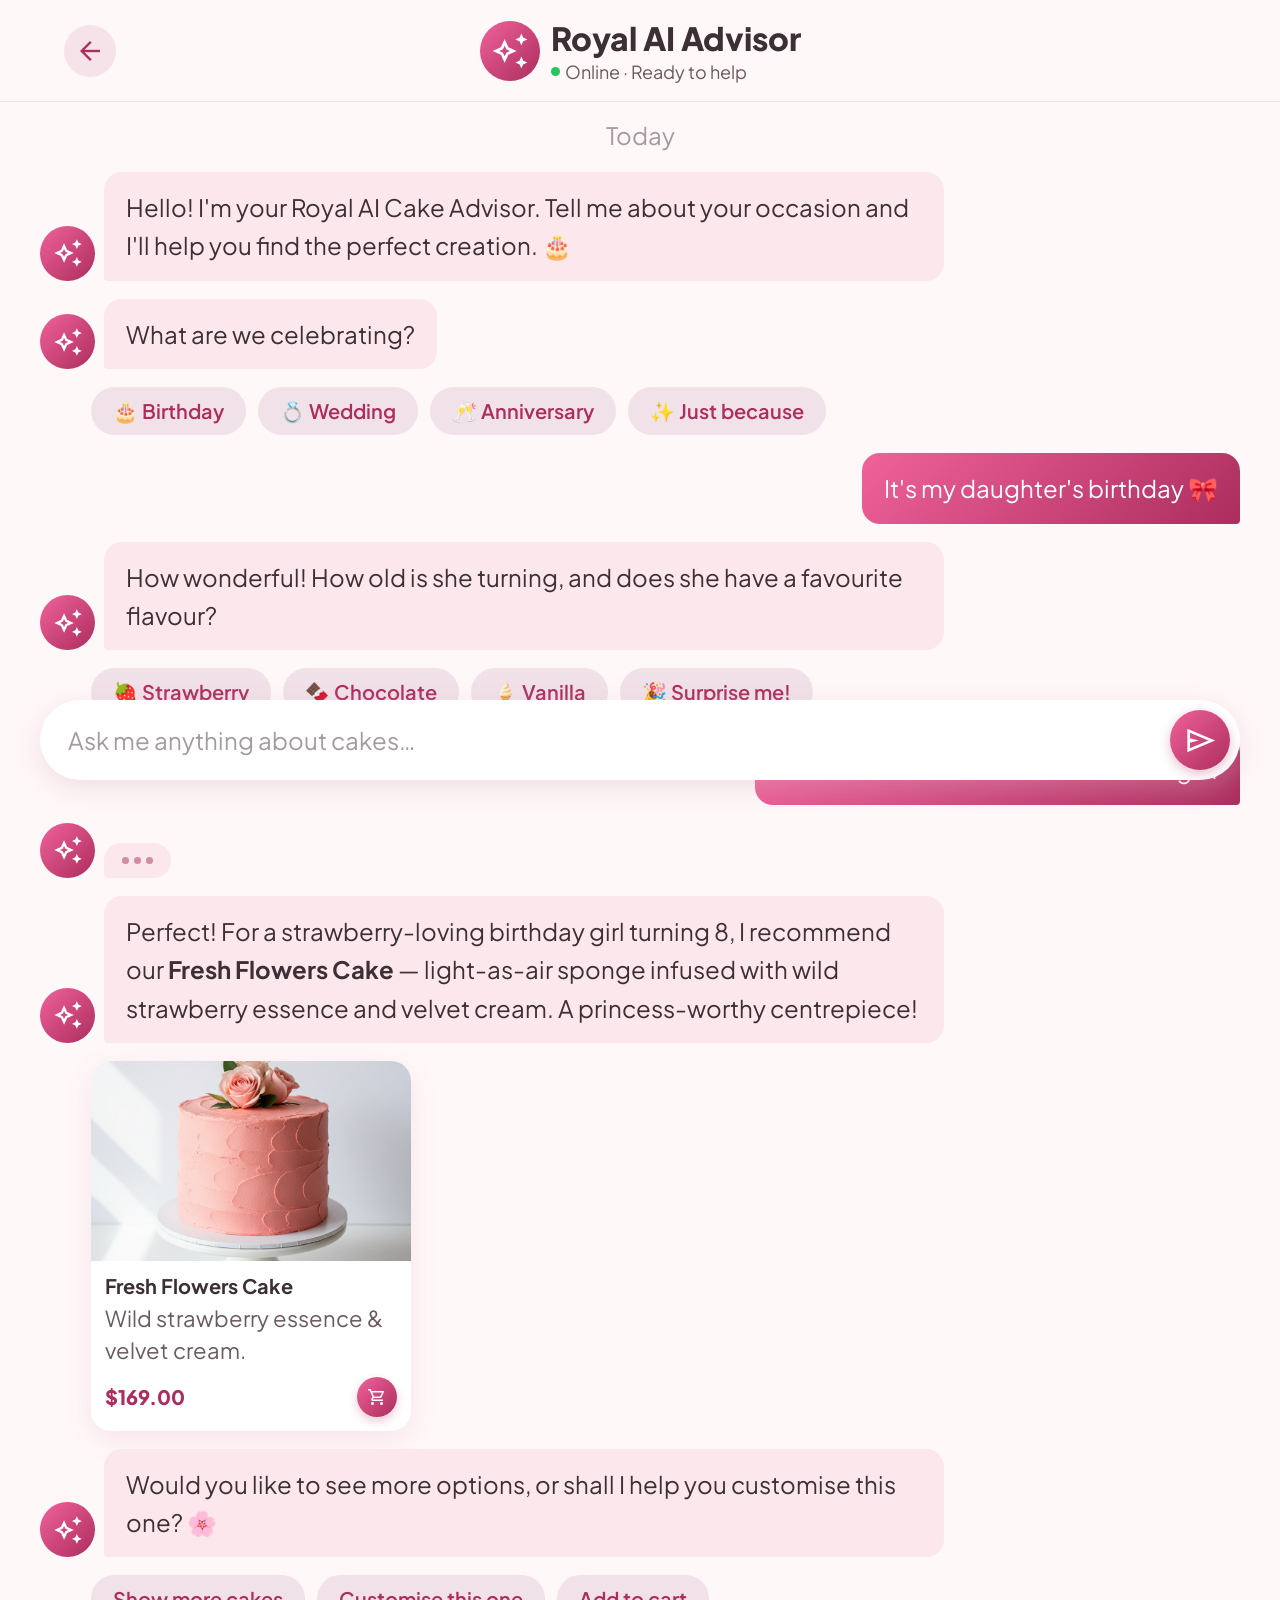
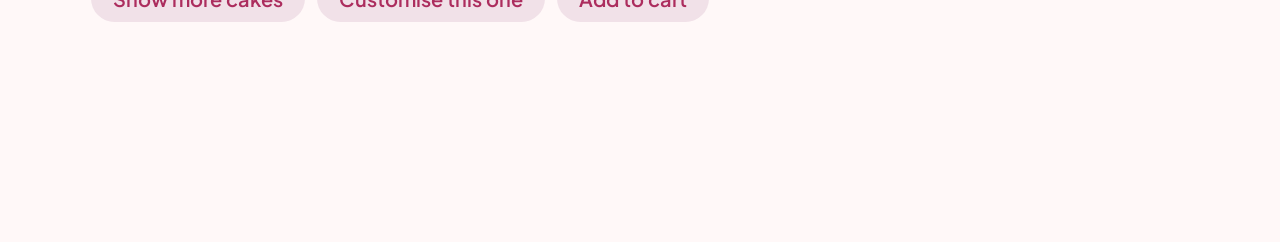
<file: AIpage.html>
<!DOCTYPE html>
<html lang="en">

<head>
    <meta charset="UTF-8">
    <meta name="viewport" content="width=device-width, initial-scale=1.0">
    <title>AI Cake Advisor – The Cupcake Princess</title>
    <link rel="preconnect" href="https://fonts.googleapis.com">
    <link rel="preconnect" href="https://fonts.gstatic.com" crossorigin>
    <link
        href="https://fonts.googleapis.com/css2?family=Plus+Jakarta+Sans:ital,wght@0,200..800;1,200..800&family=Roboto:ital,wght@0,100..900;1,100..900&display=swap"
        rel="stylesheet">
    <link rel="stylesheet"
        href="https://fonts.googleapis.com/css2?family=Material+Symbols+Outlined:opsz,wght,FILL,GRAD@24,400,0..1,0" />
    <link rel="stylesheet" href="ai-page.css">
    <script src="ai-page.js"></script>
</head>

<body>

    <!-- Header -->
    <div class="ai-header">
        <a href="#" class="ai-back-btn" onclick="history.back(); return false;">
            <span class="material-symbols-outlined">arrow_back</span>
        </a>

        <div class="ai-header-center">
            <div class="ai-header-avatar">
                <span class="material-symbols-outlined">auto_awesome</span>
            </div>
            <div class="ai-header-info">
                <h1>Royal AI Advisor</h1>
                <p><span class="online-dot"></span>Online · Ready to help</p>
            </div>
        </div>

        <div class="ai-header-right"></div>
    </div>

    <!-- Chat Area -->
    <div class="chat-area" id="chatArea">

        <p class="chat-timestamp">Today</p>

        <!-- AI: Greeting -->
        <div class="message ai-message">
            <div class="msg-avatar">
                <span class="material-symbols-outlined">auto_awesome</span>
            </div>
            <div class="message-bubble ai-bubble">
                Hello! I'm your Royal AI Cake Advisor. Tell me about your occasion and I'll help you find the perfect
                creation. 🎂
            </div>
        </div>

        <!-- AI: Occasion question -->
        <div class="message ai-message">
            <div class="msg-avatar">
                <span class="material-symbols-outlined">auto_awesome</span>
            </div>
            <div class="message-bubble ai-bubble">
                What are we celebrating?
            </div>
        </div>

        <!-- Occasion chips -->
        <div class="suggestion-chips">
            <button class="chip" type="button">🎂 Birthday</button>
            <button class="chip" type="button">💍 Wedding</button>
            <button class="chip" type="button">🥂 Anniversary</button>
            <button class="chip" type="button">✨ Just because</button>
        </div>

        <!-- User: reply -->
        <div class="message user-message">
            <div class="message-bubble user-bubble">
                It's my daughter's birthday 🎀
            </div>
        </div>

        <!-- AI: follow-up -->
        <div class="message ai-message">
            <div class="msg-avatar">
                <span class="material-symbols-outlined">auto_awesome</span>
            </div>
            <div class="message-bubble ai-bubble">
                How wonderful! How old is she turning, and does she have a favourite flavour?
            </div>
        </div>

        <!-- Flavour chips -->
        <div class="suggestion-chips">
            <button class="chip" type="button">🍓 Strawberry</button>
            <button class="chip" type="button">🍫 Chocolate</button>
            <button class="chip" type="button">🍦 Vanilla</button>
            <button class="chip" type="button">🎉 Surprise me!</button>
        </div>

        <!-- User: reply -->
        <div class="message user-message">
            <div class="message-bubble user-bubble">
                She loves strawberries! She's turning 8.
            </div>
        </div>

        <!-- AI: typing indicator -->
        <div class="typing-wrap">
            <div class="msg-avatar">
                <span class="material-symbols-outlined">auto_awesome</span>
            </div>
            <div class="typing-bubble">
                <span class="typing-dot"></span>
                <span class="typing-dot"></span>
                <span class="typing-dot"></span>
            </div>
        </div>

        <!-- AI: recommendation text -->
        <div class="message ai-message">
            <div class="msg-avatar">
                <span class="material-symbols-outlined">auto_awesome</span>
            </div>
            <div class="message-bubble ai-bubble">
                Perfect! For a strawberry-loving birthday girl turning 8, I recommend our <strong>Fresh Flowers
                    Cake</strong> — light-as-air sponge infused with wild strawberry essence and velvet cream. A
                princess-worthy centrepiece!
            </div>
        </div>

        <!-- Product recommendation card -->
        <div class="rec-wrap">
            <a href="#" class="product-rec">
                <img src="Image/Fresh Flowers Cake.png" alt="Fresh Flowers Cake">
                <div class="product-rec-info">
                    <h3>Fresh Flowers Cake</h3>
                    <p>Wild strawberry essence & velvet cream.</p>
                    <div class="product-rec-footer">
                        <span class="product-rec-price">$169.00</span>
                        <button class="rec-add-btn" type="button" onclick="event.preventDefault()">
                            <span class="material-symbols-outlined">shopping_cart</span>
                        </button>
                    </div>
                </div>
            </a>
        </div>

        <!-- AI: close -->
        <div class="message ai-message">
            <div class="msg-avatar">
                <span class="material-symbols-outlined">auto_awesome</span>
            </div>
            <div class="message-bubble ai-bubble">
                Would you like to see more options, or shall I help you customise this one? 🌸
            </div>
        </div>

        <!-- More options chips -->
        <div class="suggestion-chips">
            <button class="chip" type="button">Show more cakes</button>
            <button class="chip" type="button">Customise this one</button>
            <button class="chip" type="button">Add to cart</button>
        </div>

    </div>

    <!-- Chat Input Bar -->
    <div class="chat-input-wrap">
        <div class="chat-input-bar">
            <input type="text" id="chatInput" placeholder="Ask me anything about cakes…">
            <button class="send-btn" type="button" id="sendBtn">
                <span class="material-symbols-outlined">send</span>
            </button>
        </div>
    </div>

</body>

</html>
</file>
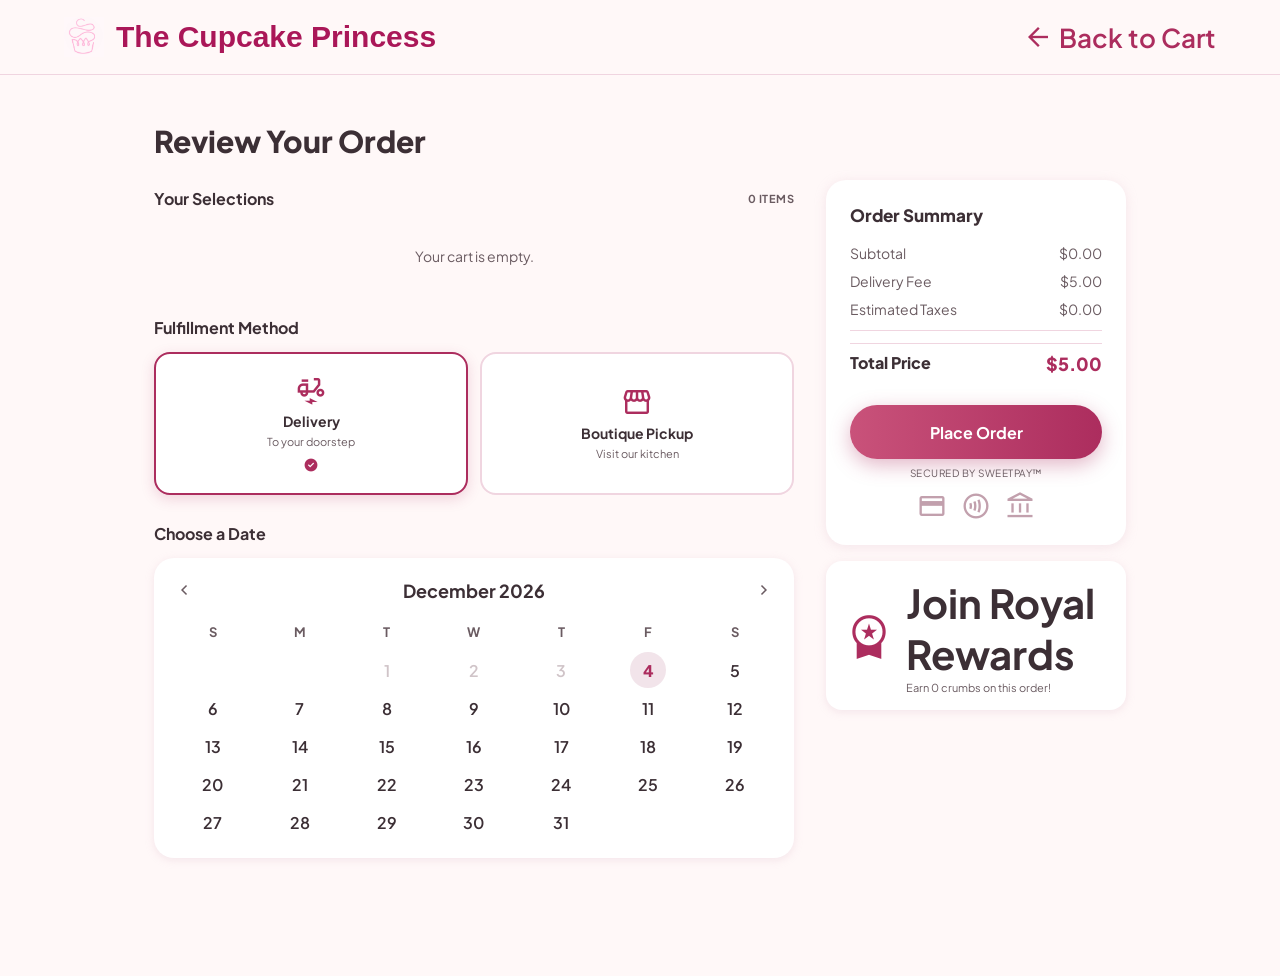
<file: checkout.html>
<!DOCTYPE html>
<html lang="en">

<head>
    <meta charset="UTF-8">
    <meta name="viewport" content="width=device-width, initial-scale=1.0">
    <title>Checkout — The Cupcake Princess</title>
    <link rel="preconnect" href="https://fonts.googleapis.com">
    <link rel="preconnect" href="https://fonts.gstatic.com" crossorigin>
    <link href="https://fonts.googleapis.com/css2?family=Plus+Jakarta+Sans:ital,wght@0,200..800;1,200..800&display=swap"
        rel="stylesheet">
    <link rel="stylesheet"
        href="https://fonts.googleapis.com/css2?family=Material+Symbols+Outlined:opsz,wght,FILL,GRAD@24,400,0..1,0" />
    <link rel="stylesheet" href="checkout.css">
</head>

<body>

    <!-- Mobile header -->
    <div class="co-mobile-header">
        <a href="shoppingcart.html" class="co-back-btn">
            <span class="material-symbols-outlined">arrow_back_ios</span>
        </a>
        <span class="co-mobile-title">Checkout</span>
        <div class="co-header-spacer"></div>
    </div>

    <!-- Desktop header -->
    <div class="co-desktop-header">
        <div class="tittle">
            <img src="Image/logo.png" alt="Logo">
            <h1>The Cupcake Princess</h1>
        </div>
        <a href="shoppingcart.html" class="co-desktop-back">
            <span class="material-symbols-outlined">arrow_back</span>
            Back to Cart
        </a>
    </div>

    <main class="co-main">

        <div class="co-left">

            <!-- Desktop page title -->
            <h1 class="co-page-title">Review Your Order</h1>

            <!-- ── SELECTIONS ── -->
            <section class="co-section">
                <div class="co-section-header">
                    <span class="co-section-label">Your Selections</span>
                    <span class="co-item-count" id="coItemCount">0 ITEMS</span>
                </div>
                <div class="co-items-list" id="coItemsList"></div>
            </section>

            <!-- ── FULFILLMENT ── -->
            <section class="co-section">
                <span class="co-section-label">Fulfillment Method</span>
                <div class="co-fulfillment-row">
                    <button class="co-fulfillment-card" id="coDelivery" onclick="selectFulfillment('delivery')">
                        <span class="material-symbols-outlined co-fulfill-icon">electric_moped</span>
                        <p class="co-fulfill-name">Delivery</p>
                        <p class="co-fulfill-sub" id="coDeliverySub">To your doorstep</p>
                        <span class="co-fulfill-check material-symbols-outlined">check_circle</span>
                    </button>
                    <button class="co-fulfillment-card" id="coPickup" onclick="selectFulfillment('pickup')">
                        <span class="material-symbols-outlined co-fulfill-icon">storefront</span>
                        <p class="co-fulfill-name">Boutique Pickup</p>
                        <p class="co-fulfill-sub">Visit our kitchen</p>
                        <span class="co-fulfill-check material-symbols-outlined">check_circle</span>
                    </button>
                </div>
            </section>

            <!-- ── CALENDAR ── -->
            <section class="co-section">
                <span class="co-section-label">Choose a Date</span>
                <div class="co-calendar">
                    <div class="co-cal-nav">
                        <button class="co-cal-arrow" onclick="prevMonth()">
                            <span class="material-symbols-outlined">chevron_left</span>
                        </button>
                        <span class="co-cal-month-label" id="coCalMonthLabel"></span>
                        <button class="co-cal-arrow" onclick="nextMonth()">
                            <span class="material-symbols-outlined">chevron_right</span>
                        </button>
                    </div>
                    <div class="co-cal-grid">
                        <div class="co-cal-dow">S</div>
                        <div class="co-cal-dow">M</div>
                        <div class="co-cal-dow">T</div>
                        <div class="co-cal-dow">W</div>
                        <div class="co-cal-dow">T</div>
                        <div class="co-cal-dow">F</div>
                        <div class="co-cal-dow">S</div>
                        <div id="coCalDays" class="co-cal-days-wrap"></div>
                    </div>
                </div>
            </section>

            <!-- Mobile price summary -->
            <section class="co-section co-mobile-summary">
                <div class="co-summary-row"><span>Subtotal</span><span id="mSubtotal">$0.00</span></div>
                <div class="co-summary-row"><span>Delivery Fee</span><span id="mDeliveryFee">$5.00</span></div>
                <div class="co-summary-row"><span>Taxes</span><span id="mTaxes">$0.00</span></div>
                <div class="co-summary-row co-total-row">
                    <span>Total Price</span>
                    <span id="mTotal" class="co-total-price">$0.00</span>
                </div>
            </section>

            <!-- Mobile place order -->
            <button class="co-place-btn co-mobile-place" type="button" onclick="placeOrder()">Place Order</button>
            <p class="co-secured co-mobile-secured">SECURED BY SWEETPAY™</p>

        </div>

        <!-- Desktop order summary sidebar -->
        <aside class="co-sidebar">
            <div class="co-summary-card">
                <p class="co-summary-title">Order Summary</p>
                <div class="co-summary-row"><span>Subtotal</span><span id="dSubtotal">$0.00</span></div>
                <div class="co-summary-row">
                    <span>Delivery Fee</span>
                    <span id="dDeliveryFee" class="co-free-tag">FREE</span>
                </div>
                <div class="co-summary-row"><span>Estimated Taxes</span><span id="dTaxes">$0.00</span></div>
                <div class="co-summary-divider"></div>
                <div class="co-summary-row co-total-row">
                    <span>Total Price</span>
                    <span id="dTotal" class="co-total-price">$0.00</span>
                </div>
                <button class="co-place-btn" type="button" onclick="placeOrder()">Place Order</button>
                <p class="co-secured">SECURED BY SWEETPAY™</p>
                <div class="co-payment-icons">
                    <span class="material-symbols-outlined">credit_card</span>
                    <span class="material-symbols-outlined">contactless</span>
                    <span class="material-symbols-outlined">account_balance</span>
                </div>
            </div>
            <div class="co-rewards-banner">
                <span class="material-symbols-outlined co-rewards-icon">workspace_premium</span>
                <div>
                    <p class="co-rewards-title">Join Royal Rewards</p>
                    <p class="co-rewards-sub" id="coRewardsSub">Earn crumbs on this order!</p>
                </div>
            </div>
        </aside>

    </main>

    <!-- ── ORDER CONFIRMATION MODAL ── -->
    <div class="co-confirm-overlay" id="coConfirmOverlay" onclick="closeOrderConfirm()"></div>
    <div class="co-confirm-sheet" id="coConfirmSheet">

        <button class="co-confirm-close" type="button" onclick="closeOrderConfirm()">
            <span class="material-symbols-outlined">close</span>
        </button>

        <div class="co-confirm-icon-wrap">
            <span class="material-symbols-outlined co-confirm-icon">local_mall</span>
        </div>

        <h2 class="co-confirm-title">Confirm Your Order</h2>
        <p class="co-confirm-sub">Review your details before we start baking.</p>

        <!-- Editable contact fields -->
        <div class="co-confirm-field">
            <label class="co-confirm-label">FULL NAME</label>
            <div class="co-confirm-input-wrap">
                <input class="co-confirm-input" type="text" id="coConfirmName" value="Sophia Chen">
                <span class="material-symbols-outlined co-confirm-input-icon">person</span>
            </div>
        </div>

        <div class="co-confirm-field">
            <label class="co-confirm-label">PHONE NUMBER</label>
            <div class="co-confirm-input-wrap">
                <input class="co-confirm-input" type="tel" id="coConfirmPhone" value="+1 (555) 234-5678">
                <span class="material-symbols-outlined co-confirm-input-icon">call</span>
            </div>
        </div>

        <div class="co-confirm-field">
            <label class="co-confirm-label">DELIVERY ADDRESS</label>
            <div class="co-confirm-select-wrap">
                <span class="material-symbols-outlined co-confirm-select-icon">location_on</span>
                <select class="co-confirm-select" id="coConfirmAddressSelect"></select>
            </div>
        </div>

        <div class="co-confirm-field">
            <label class="co-confirm-label">PAYMENT METHOD</label>
            <div class="co-confirm-select-wrap">
                <span class="material-symbols-outlined co-confirm-select-icon">credit_card</span>
                <select class="co-confirm-select" id="coConfirmPaymentSelect"></select>
            </div>
        </div>

        <div class="co-confirm-total-row">
            <span class="co-confirm-total-label">Order Total</span>
            <span class="co-confirm-total-amount" id="coConfirmTotal">$0.00</span>
        </div>

        <button class="co-confirm-btn" type="button" onclick="confirmOrder()">Confirm &amp; Place Order</button>
        <button class="co-confirm-cancel" type="button" onclick="closeOrderConfirm()">Cancel</button>

    </div>

    <script src="checkout.js"></script>

</body>

</html>
</file>
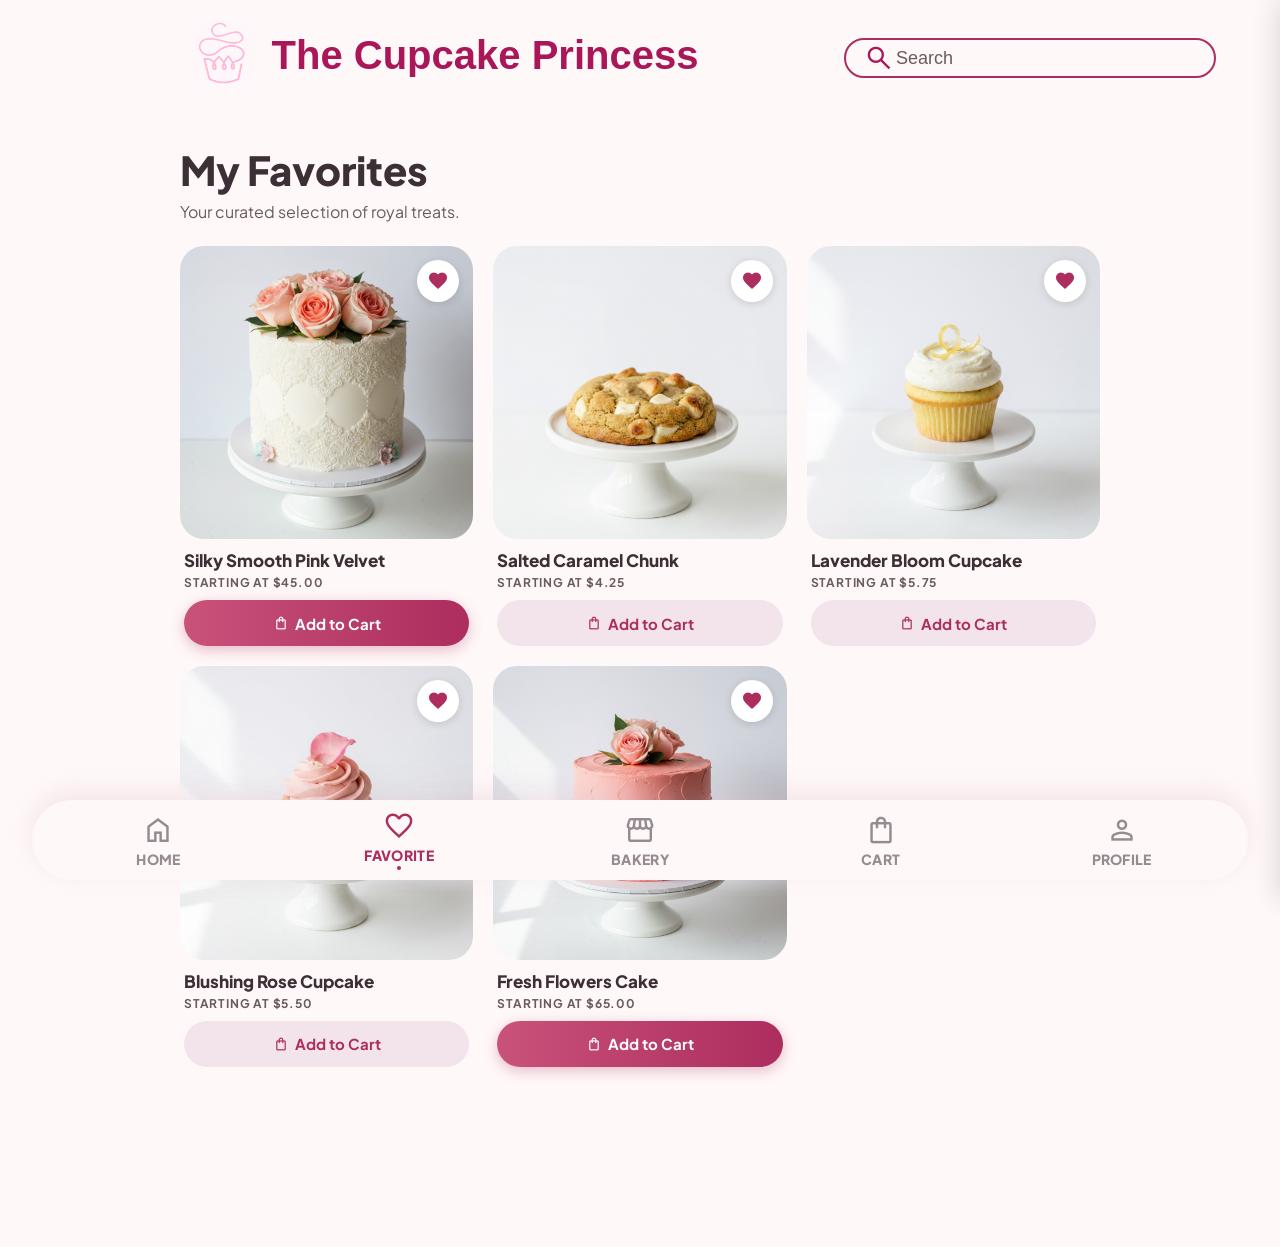
<file: fav-page.html>
<!DOCTYPE html>
<html lang="en">

<head>
    <meta charset="UTF-8">
    <meta name="viewport" content="width=device-width, initial-scale=1.0">
    <title>My Favorites — The Cupcake Princess</title>
    <link rel="preconnect" href="https://fonts.googleapis.com">
    <link rel="preconnect" href="https://fonts.gstatic.com" crossorigin>
    <link href="https://fonts.googleapis.com/css2?family=Plus+Jakarta+Sans:ital,wght@0,200..800;1,200..800&display=swap"
        rel="stylesheet">
    <link rel="stylesheet"
        href="https://fonts.googleapis.com/css2?family=Material+Symbols+Outlined:opsz,wght,FILL,GRAD@24,400,0..1,0" />
    <link rel="stylesheet" href="fav-page.css">
</head>
<script src="fav.js"></script>

<body>

    <!-- Header (same as index.html) -->
    <div class="mobile-sticky-top">
        <div class="mobile-header">
            <button class="hamburger-btn">
                <img src="Image/logo.png" alt="Logo">
            </button>
            <span class="mobile-brand">The Cupcake Princess</span>
            <a href="search-page.html" class="mobile-search-btn">
                <span class="material-symbols-outlined">search</span>
            </a>
        </div>
    </div>

    <div class="header">
        <div class="tittle">
            <img src="Image/logo.png" alt="Logo">
            <h1>The Cupcake Princess</h1>
        </div>
        <form>
            <div class="searching">
                <a href="search-page.html" class="search-text" onclick="handleSearchClick(event)">
                    <span class="material-symbols-outlined">search</span>
                    <button type="submit">Search</button>
                    <input class="searching-input" type="search" placeholder="Search">
                </a>
            </div>
        </form>
    </div>
    <!-- Page content -->
    <main class="fav-main">
        <div class="fav-heading">
            <h1 class="fav-title">My Favorites</h1>
            <p class="fav-subtitle">Your curated selection of royal treats.</p>
        </div>

        <div class="fav-grid">

            <!-- Card 1 -->
            <div class="fav-card">
                <div class="fav-img-wrap">
                    <img src="Image/Fluffy Pink Cake.png" alt="Silky Smooth Pink Velvet">
                    <button class="fav-heart active" type="button" onclick="toggleHeart(this)">
                        <span class="material-symbols-outlined">favorite</span>
                    </button>
                </div>
                <div class="fav-card-body">
                    <h3 class="fav-card-name">Silky Smooth Pink Velvet</h3>
                    <p class="fav-card-price">STARTING AT $45.00</p>
                    <button class="fav-add-btn fav-add-filled" type="button">
                        <span class="material-symbols-outlined">shopping_bag</span>
                        Add to Cart
                    </button>
                </div>
            </div>

            <!-- Card 2 -->
            <div class="fav-card">
                <div class="fav-img-wrap">
                    <img src="Image/rosecupcake.jpg" alt="Blushing Rose Cupcake">
                    <button class="fav-heart active" type="button" onclick="toggleHeart(this)">
                        <span class="material-symbols-outlined">favorite</span>
                    </button>
                </div>
                <div class="fav-card-body">
                    <h3 class="fav-card-name">Blushing Rose Cupcake</h3>
                    <p class="fav-card-price">STARTING AT $5.50</p>
                    <button class="fav-add-btn" type="button">
                        <span class="material-symbols-outlined">shopping_bag</span>
                        Add to Cart
                    </button>
                </div>
            </div>

            <!-- Card 3 -->
            <div class="fav-card">
                <div class="fav-img-wrap">
                    <img src="Image/saultcookie.png" alt="Salted Caramel Chunk">
                    <button class="fav-heart active" type="button" onclick="toggleHeart(this)">
                        <span class="material-symbols-outlined">favorite</span>
                    </button>
                </div>
                <div class="fav-card-body">
                    <h3 class="fav-card-name">Salted Caramel Chunk</h3>
                    <p class="fav-card-price">STARTING AT $4.25</p>
                    <button class="fav-add-btn" type="button">
                        <span class="material-symbols-outlined">shopping_bag</span>
                        Add to Cart
                    </button>
                </div>
            </div>

            <!-- Card 4 -->
            <div class="fav-card">
                <div class="fav-img-wrap">
                    <img src="Image/Fresh Flowers Cake.png" alt="Fresh Flowers Cake">
                    <button class="fav-heart active" type="button" onclick="toggleHeart(this)">
                        <span class="material-symbols-outlined">favorite</span>
                    </button>
                </div>
                <div class="fav-card-body">
                    <h3 class="fav-card-name">Fresh Flowers Cake</h3>
                    <p class="fav-card-price">STARTING AT $65.00</p>
                    <button class="fav-add-btn fav-add-filled" type="button">
                        <span class="material-symbols-outlined">shopping_bag</span>
                        Add to Cart
                    </button>
                </div>
            </div>

            <!-- Card 5 -->
            <div class="fav-card">
                <div class="fav-img-wrap">
                    <img src="Image/lemoncupcake.jpg" alt="Lavender Bloom Cupcake">
                    <button class="fav-heart active" type="button" onclick="toggleHeart(this)">
                        <span class="material-symbols-outlined">favorite</span>
                    </button>
                </div>
                <div class="fav-card-body">
                    <h3 class="fav-card-name">Lavender Bloom Cupcake</h3>
                    <p class="fav-card-price">STARTING AT $5.75</p>
                    <button class="fav-add-btn" type="button">
                        <span class="material-symbols-outlined">shopping_bag</span>
                        Add to Cart
                    </button>
                </div>
            </div>

        </div>
    </main>

    <!-- Bottom nav (same as index.html) -->
    <nav class="bottom_bar">
        <a href="index.html" class="bottom-bar-item interactive-bar">
            <span class="material-symbols-outlined">home</span>
            <p>HOME</p>
        </a>
        <a href="fav-page.html" class="bottom-bar-item interactive-bar active">
            <span class="material-symbols-outlined">favorite</span>
            <p>FAVORITE</p>
            <span class="bar-dot"></span>
        </a>
        <a href="productlist.html" class="bottom-bar-item interactive-bar">
            <span class="material-symbols-outlined">storefront</span>
            <p>BAKERY</p>
        </a>
        <a href="shoppingcart.html" class="bottom-bar-item interactive-bar">
            <span class="material-symbols-outlined">shopping_bag</span>
            <p>CART</p>
        </a>
        <a href="pro.html" class="bottom-bar-item interactive-bar">
            <span class="material-symbols-outlined">person</span>
            <p>PROFILE</p>
        </a>
    </nav>
    <div class="qa-toast" id="qaToast">
        <span class="qa-toast-text" id="qaToastText"></span>
    </div>

    <div class="search-overlay" id="searchOverlay" onclick="closeSearchPanel()"></div>
    <div class="search-panel" id="searchPanel">
        <div class="search-panel-header">
            <button class="search-panel-close" onclick="closeSearchPanel()">
                <span class="material-symbols-outlined">close</span>
            </button>
        </div>
        <iframe id="searchPanelFrame" src="" class="search-panel-frame" title="Search"></iframe>
    </div>

</body>

</html>
</file>
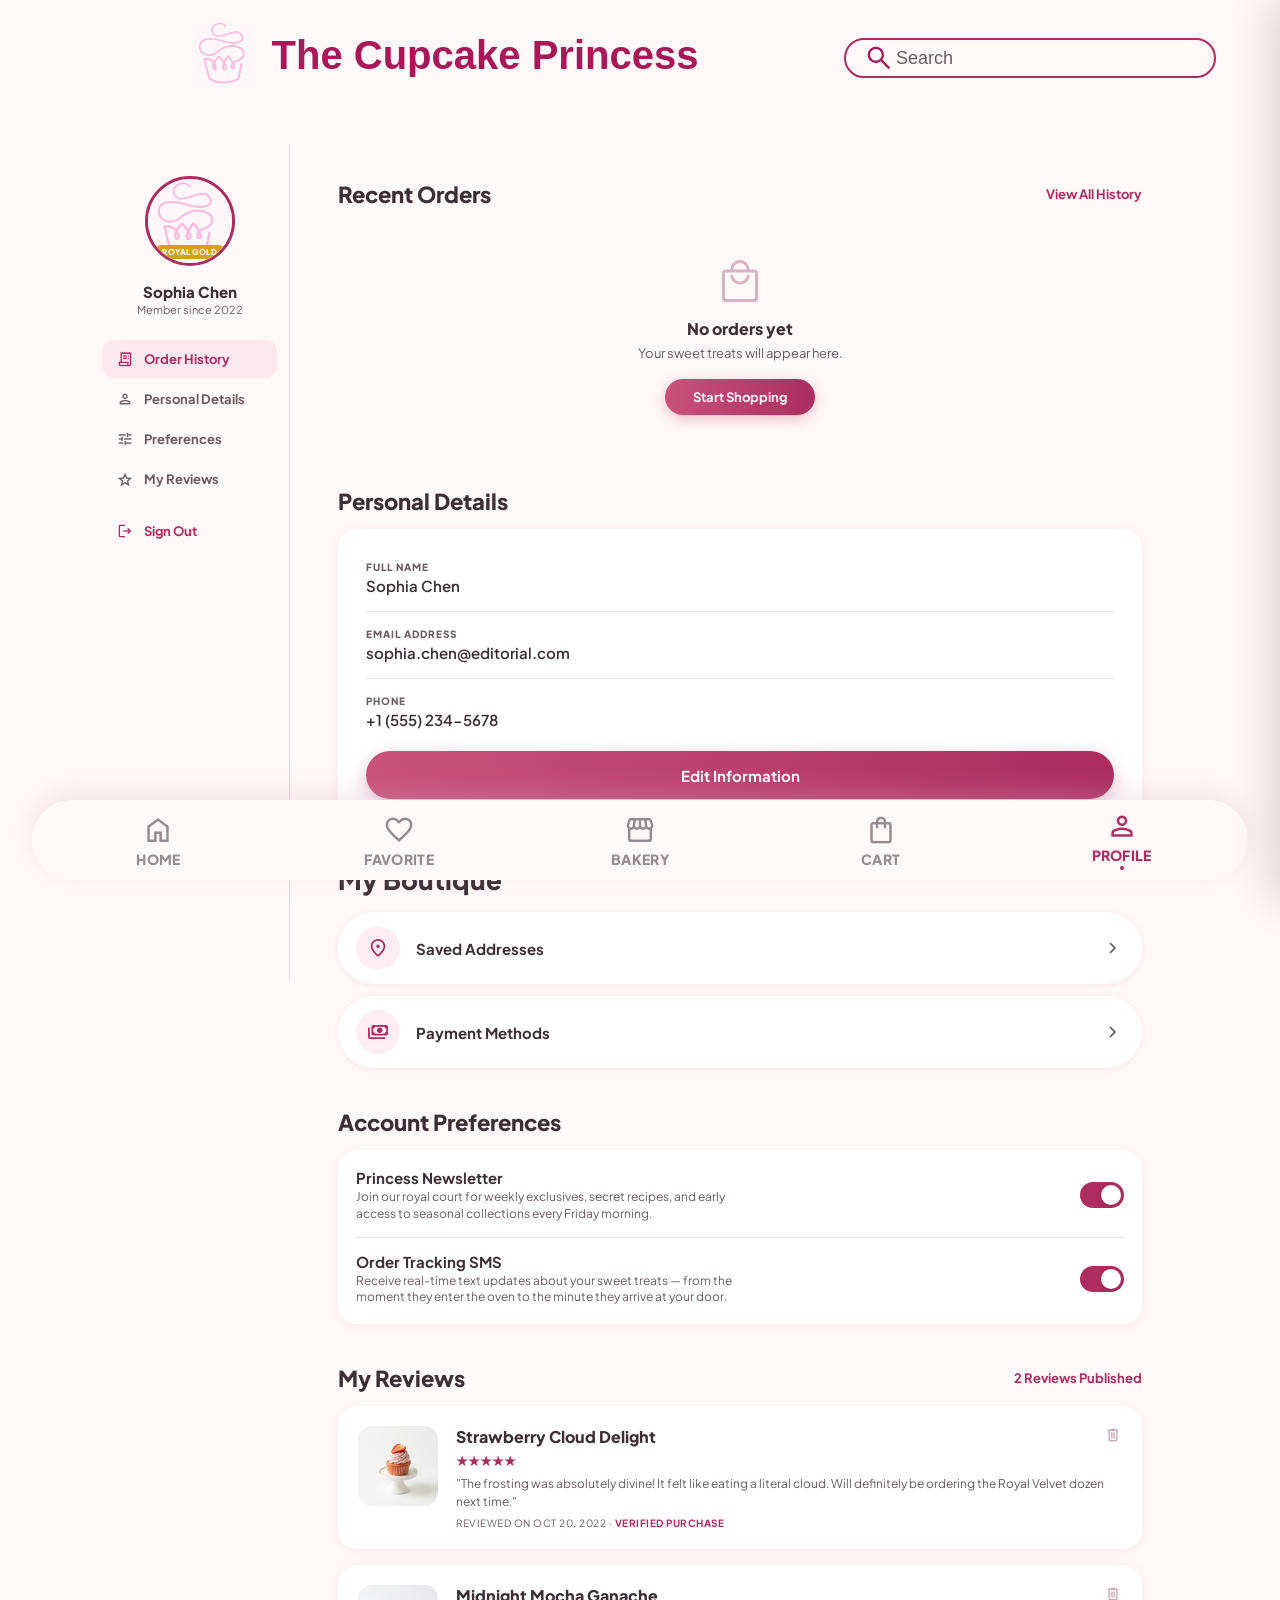
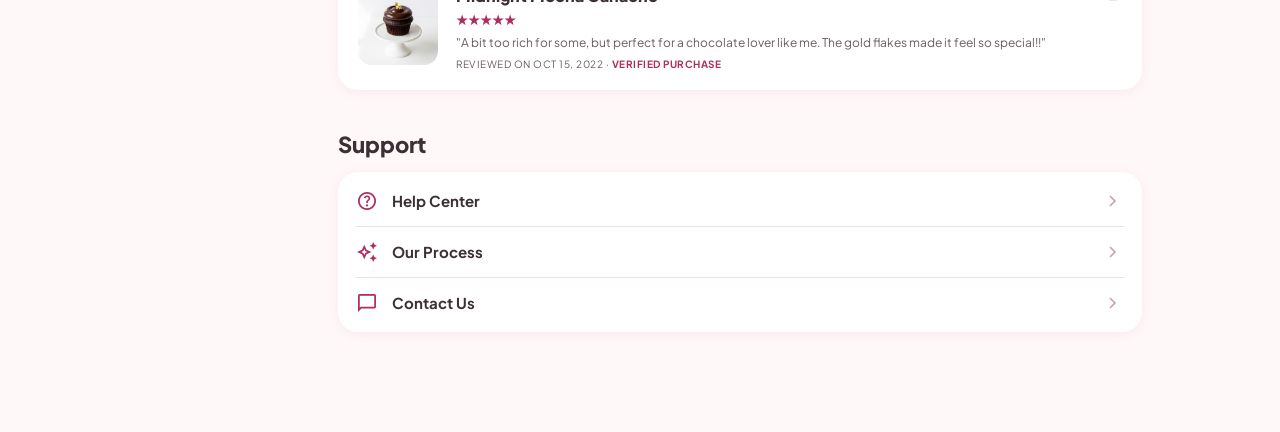
<file: pro.html>
<!DOCTYPE html>
<html lang="en">

<head>
    <meta charset="UTF-8">
    <meta name="viewport" content="width=device-width, initial-scale=1.0">
    <title>Profile — The Cupcake Princess</title>
    <link rel="preconnect" href="https://fonts.googleapis.com">
    <link rel="preconnect" href="https://fonts.gstatic.com" crossorigin>
    <link href="https://fonts.googleapis.com/css2?family=Plus+Jakarta+Sans:ital,wght@0,200..800;1,200..800&display=swap"
        rel="stylesheet">
    <link rel="stylesheet"
        href="https://fonts.googleapis.com/css2?family=Material+Symbols+Outlined:opsz,wght,FILL,GRAD@24,400,0..1,0" />
    <link rel="stylesheet" href="pro.css">
</head>
<script src="pro.js"></script>

<body>

    <!-- Mobile header -->
    <div class="mobile-sticky-top">
        <div class="mobile-header">
            <button class="hamburger-btn">
                <img src="Image/logo.png" alt="Logo">
            </button>
            <span class="mobile-brand">The Cupcake Princess</span>
            <a href="search-page.html" class="mobile-search-btn">
                <span class="material-symbols-outlined">search</span>
            </a>
        </div>
    </div>

    <!-- Order placed banner (shown via JS after checkout) -->
    <div class="pro-order-banner" id="proOrderBanner">
        <span class="material-symbols-outlined pro-order-banner-icon">local_mall</span>
        <div class="pro-order-banner-text">
            <p class="pro-order-banner-title">Your order is in the oven!</p>
            <p class="pro-order-banner-sub">Tap to track your latest order below.</p>
        </div>
        <button class="pro-order-banner-close" type="button" onclick="dismissOrderBanner()">
            <span class="material-symbols-outlined">close</span>
        </button>
    </div>

    <!-- Desktop: homepage-style header (hidden on mobile) -->
    <div class="header">
        <div class="tittle">
            <img src="Image/logo.png" alt="Logo">
            <h1>The Cupcake Princess</h1>
        </div>
        <form>
            <div class="searching">
                <a href="search-page.html" class="search-text" onclick="handleSearchClick(event)">
                    <span class="material-symbols-outlined">search</span>
                    <button type="submit">Search</button>
                    <input class="searching-input" type="search" placeholder="Search">
                </a>
            </div>
        </form>
    </div>

    <main class="pro-main">

        <!-- ══════════════════════════════ -->
        <!-- DESKTOP LEFT SIDEBAR           -->
        <!-- ══════════════════════════════ -->
        <aside class="pro-sidebar">
            <div class="pro-sidebar-avatar-wrap">
                <img src="Image/logo.png" alt="Profile" class="pro-sidebar-avatar">
                <span class="pro-sidebar-badge-wrap">ROYAL GOLD</span>
            </div>
            <p class="pro-sidebar-name">Sophia Chen</p>
            <p class="pro-sidebar-since">Member since 2022</p>

            <nav class="pro-sidebar-nav">
                <a href="#orders" class="pro-sidebar-link active">
                    <span class="material-symbols-outlined">receipt_long</span>
                    Order History
                </a>
                <a href="#details" class="pro-sidebar-link">
                    <span class="material-symbols-outlined">person</span>
                    Personal Details
                </a>
                <a href="#prefs" class="pro-sidebar-link">
                    <span class="material-symbols-outlined">tune</span>
                    Preferences
                </a>
                <a href="#reviews" class="pro-sidebar-link">
                    <span class="material-symbols-outlined">star</span>
                    My Reviews
                </a>
                <button class="pro-sidebar-link signout" type="button">
                    <span class="material-symbols-outlined">logout</span>
                    Sign Out
                </button>
            </nav>
        </aside>

        <!-- ══════════════════════════════ -->
        <!-- MAIN CONTENT                   -->
        <!-- ══════════════════════════════ -->
        <div class="pro-content">

            <!-- Mobile profile hero (hidden on desktop) -->
            <section class="pro-hero">
                <div class="pro-avatar-wrap">
                    <img src="Image/logo.png" alt="Profile" class="pro-avatar">
                </div>
                <h1 class="pro-name">Sophia Chen</h1>
                <p class="pro-badge">ROYAL GOLD MEMBER (1,240 SPRINKLES)</p>
            </section>

            <!-- ── RECENT ORDERS ── -->
            <section class="pro-section" id="orders">
                <div class="pro-section-header">
                    <h2 class="pro-section-title">Recent Orders</h2>
                    <a href="#" class="pro-view-all">View All History</a>
                </div>
                <div class="pro-orders-scroll" id="proOrdersScroll">
                    <!-- orders injected by JS -->
                </div>
                <div class="pro-orders-empty" id="proOrdersEmpty" style="display:none">
                    <span class="material-symbols-outlined pro-orders-empty-icon">local_mall</span>
                    <p class="pro-orders-empty-title">No orders yet</p>
                    <p class="pro-orders-empty-sub">Your sweet treats will appear here.</p>
                    <a href="productlist.html" class="pro-orders-empty-btn">Start Shopping</a>
                </div>
            </section>

            <!-- ── PERSONAL DETAILS ── -->
            <section class="pro-section" id="details">
                <h2 class="pro-section-title">Personal Details</h2>

                <!-- Mobile view (read-only rows) -->
                <div class="pro-details-card pro-details-mobile">
                    <div class="pro-detail-row">
                        <p class="pro-detail-label">FULL NAME</p>
                        <p class="pro-detail-value">Sophia Chen</p>
                    </div>
                    <div class="pro-detail-divider"></div>
                    <div class="pro-detail-row">
                        <p class="pro-detail-label">EMAIL ADDRESS</p>
                        <p class="pro-detail-value">sophia.chen@editorial.com</p>
                    </div>
                    <div class="pro-detail-divider"></div>
                    <div class="pro-detail-row">
                        <p class="pro-detail-label">PHONE</p>
                        <p class="pro-detail-value">+1 (555) 234-5678</p>
                    </div>
                    <button class="pro-edit-btn" type="button" onclick="openEditProfile()">Edit Information</button>
                </div>

                <!-- Desktop view (editable form) -->
                <div class="pro-details-card pro-details-desktop">
                    <div class="pro-detail-form-grid">
                        <div class="pro-detail-field">
                            <label>First Name</label>
                            <input type="text" value="Sophia">
                        </div>
                        <div class="pro-detail-field">
                            <label>Last Name</label>
                            <input type="text" value="Chen">
                        </div>
                        <div class="pro-detail-field">
                            <label>Email Address</label>
                            <input type="email" value="sophia.chen@example.com">
                        </div>
                        <div class="pro-detail-field">
                            <label>Phone Number</label>
                            <input type="tel" value="+1 (555) 123-4567">
                        </div>
                    </div>
                    <div class="pro-detail-form-actions">
                        <button class="pro-update-btn" type="button">Update Profile</button>
                    </div>
                </div>
            </section>

            <!-- ── MY BOUTIQUE ── -->
            <section class="pro-section" id="boutique">
                <h2 class="pro-section-title pro-boutique-title">My Boutique</h2>
                <div class="pro-boutique-list">
                    <div class="pro-boutique-item" onclick="openAddressSheet()">
                        <div class="pro-boutique-icon-wrap">
                            <span class="material-symbols-outlined">location_on</span>
                        </div>
                        <span class="pro-boutique-name">Saved Addresses</span>
                        <span class="material-symbols-outlined pro-boutique-chevron">chevron_right</span>
                    </div>
                    <div class="pro-boutique-item" onclick="openPaymentSheet()">
                        <div class="pro-boutique-icon-wrap">
                            <span class="material-symbols-outlined">payments</span>
                        </div>
                        <span class="pro-boutique-name">Payment Methods</span>
                        <span class="material-symbols-outlined pro-boutique-chevron">chevron_right</span>
                    </div>
                </div>
            </section>

            <!-- ── PREFERENCES ── -->
            <section class="pro-section" id="prefs">
                <h2 class="pro-section-title">Account Preferences</h2>
                <div class="pro-list-card">
                    <div class="pro-list-item">
                        <div class="pro-list-text">
                            <p class="pro-list-name">Princess Newsletter</p>
                            <p class="pro-list-sub">Join our royal court for weekly exclusives, secret recipes, and
                                early access to seasonal collections every Friday morning.</p>
                        </div>
                        <label class="pro-toggle">
                            <input type="checkbox" checked>
                            <span class="pro-toggle-track"></span>
                        </label>
                    </div>
                    <div class="pro-list-divider"></div>
                    <div class="pro-list-item">
                        <div class="pro-list-text">
                            <p class="pro-list-name">Order Tracking SMS</p>
                            <p class="pro-list-sub">Receive real-time text updates about your sweet treats — from the
                                moment they enter the oven to the minute they arrive at your door.</p>
                        </div>
                        <label class="pro-toggle">
                            <input type="checkbox" checked>
                            <span class="pro-toggle-track"></span>
                        </label>
                    </div>
                </div>
            </section>

            <!-- ── MY REVIEWS ── -->
            <section class="pro-section" id="reviews">
                <div class="pro-section-header">
                    <h2 class="pro-section-title">My Reviews</h2>
                    <span class="pro-view-all">2 Reviews Published</span>
                </div>
                <div class="pro-reviews">

                    <div class="pro-review-card">
                        <div class="pro-review-img">
                            <img src="Image/strawbarrycupcake.jpg" alt="Strawberry Cloud Delight">
                        </div>
                        <div class="pro-review-body">
                            <div class="pro-review-top">
                                <p class="pro-review-name">Strawberry Cloud Delight</p>
                                <button class="pro-review-del" type="button">
                                    <span class="material-symbols-outlined">delete</span>
                                </button>
                            </div>
                            <div class="pro-stars">★★★★★</div>
                            <p class="pro-review-text">"The frosting was absolutely divine! It felt like eating a
                                literal cloud. Will definitely be ordering the Royal Velvet dozen next time."</p>
                            <p class="pro-review-date">REVIEWED ON OCT 20, 2022 · <span
                                    class="pro-review-verified">VERIFIED PURCHASE</span></p>
                        </div>
                    </div>

                    <div class="pro-review-card">
                        <div class="pro-review-img">
                            <img src="Image/chocolatecupcake.jpg" alt="Midnight Mocha Ganache">
                        </div>
                        <div class="pro-review-body">
                            <div class="pro-review-top">
                                <p class="pro-review-name">Midnight Mocha Ganache</p>
                                <button class="pro-review-del" type="button">
                                    <span class="material-symbols-outlined">delete</span>
                                </button>
                            </div>
                            <div class="pro-stars">★★★★<span>★</span></div>
                            <p class="pro-review-text">"A bit too rich for some, but perfect for a chocolate lover like
                                me. The gold flakes made it feel so special!!"</p>
                            <p class="pro-review-date">REVIEWED ON OCT 15, 2022 · <span
                                    class="pro-review-verified">VERIFIED PURCHASE</span></p>
                        </div>
                    </div>

                </div>
            </section>

            <!-- ── SUPPORT (mobile only) ── -->
            <section class="pro-section pro-mobile-only">
                <h2 class="pro-section-title">Support</h2>
                <div class="pro-list-card">
                    <div class="pro-list-item pro-list-item-link">
                        <span class="material-symbols-outlined pro-list-icon">help</span>
                        <div class="pro-list-text">
                            <p class="pro-list-name">Help Center</p>
                        </div>
                        <span class="material-symbols-outlined pro-chevron">chevron_right</span>
                    </div>
                    <div class="pro-list-divider"></div>
                    <div class="pro-list-item pro-list-item-link">
                        <span class="material-symbols-outlined pro-list-icon">auto_awesome</span>
                        <div class="pro-list-text">
                            <p class="pro-list-name">Our Process</p>
                        </div>
                        <span class="material-symbols-outlined pro-chevron">chevron_right</span>
                    </div>
                    <div class="pro-list-divider"></div>
                    <div class="pro-list-item pro-list-item-link">
                        <span class="material-symbols-outlined pro-list-icon">chat_bubble</span>
                        <div class="pro-list-text">
                            <p class="pro-list-name">Contact Us</p>
                        </div>
                        <span class="material-symbols-outlined pro-chevron">chevron_right</span>
                    </div>
                </div>
            </section>

            <!-- Mobile sign out -->
            <div class="pro-signout-wrap">
                <button class="pro-signout-btn" type="button">
                    <span class="material-symbols-outlined">logout</span>
                    Sign Out
                </button>
            </div>

        </div><!-- /pro-content -->

    </main>
    <div class="search-overlay" id="searchOverlay" onclick="closeSearchPanel()"></div>
    <div class="search-panel" id="searchPanel">
        <div class="search-panel-header">
            <button class="search-panel-close" onclick="closeSearchPanel()">
                <span class="material-symbols-outlined">close</span>
            </button>
        </div>
        <iframe id="searchPanelFrame" src="" class="search-panel-frame" title="Search"></iframe>
    </div>
    <!-- Bottom nav (mobile only) -->
    <nav class="bottom_bar">
        <a href="index.html" class="bottom-bar-item interactive-bar">
            <span class="material-symbols-outlined">home</span>
            <p>HOME</p>
        </a>
        <a href="fav-page.html" class="bottom-bar-item interactive-bar">
            <span class="material-symbols-outlined">favorite</span>
            <p>FAVORITE</p>
        </a>
        <a href="productlist.html" class="bottom-bar-item interactive-bar">
            <span class="material-symbols-outlined">storefront</span>
            <p>BAKERY</p>
        </a>
        <a href="shoppingcart.html" class="bottom-bar-item interactive-bar">
            <span class="material-symbols-outlined">shopping_bag</span>
            <p>CART</p>
        </a>
        <a href="pro.html" class="bottom-bar-item interactive-bar active">
            <span class="material-symbols-outlined">person</span>
            <p>PROFILE</p>
            <span class="bar-dot"></span>
        </a>
    </nav>

    <div class="ep-overlay" id="epOverlay" onclick="closeEditProfile()"></div>
    <div class="ep-sheet" id="epSheet">
        <button class="ep-close" type="button" onclick="closeEditProfile()">
            <span class="material-symbols-outlined">close</span>
        </button>

        <div class="ep-avatar-wrap">
            <img src="Image/logo.png" alt="Profile" class="ep-avatar">
        </div>

        <h2 class="ep-title">Edit Profile</h2>
        <p class="ep-sub">Update your information to keep your sweets coming.</p>

        <div class="ep-field">
            <label class="ep-label">FULL NAME</label>
            <div class="ep-input-wrap">
                <input class="ep-input" type="text" id="epName" value="Sophia Chen">
                <span class="material-symbols-outlined ep-input-icon">person</span>
            </div>
        </div>

        <div class="ep-field">
            <label class="ep-label">EMAIL ADDRESS</label>
            <div class="ep-input-wrap">
                <input class="ep-input" type="email" id="epEmail" value="sophia.chen@editorial.com">
                <span class="material-symbols-outlined ep-input-icon">mail</span>
            </div>
        </div>

        <div class="ep-field">
            <label class="ep-label">PHONE NUMBER</label>
            <div class="ep-input-wrap">
                <input class="ep-input" type="tel" id="epPhone" value="+1 (555) 234-5678">
                <span class="material-symbols-outlined ep-input-icon">call</span>
            </div>
        </div>

        <button class="ep-save-btn" type="button" onclick="saveEditProfile()">Save Changes</button>
        <button class="ep-cancel-btn" type="button" onclick="closeEditProfile()">Cancel</button>

        <div class="ep-footer-icon">
            <span class="material-symbols-outlined">cake</span>
        </div>
    </div>

    <script>
        let _scrollY = 0;
        function lockBodyScroll() {
            _scrollY = window.scrollY;
            document.body.style.position = 'fixed';
            document.body.style.top = '-' + _scrollY + 'px';
            document.body.style.width = '100%';
            document.body.style.overflow = 'hidden';
        }
        function unlockBodyScroll() {
            document.body.style.position = '';
            document.body.style.top = '';
            document.body.style.width = '';
            document.body.style.overflow = '';
            window.scrollTo(0, _scrollY);
        }

        function openEditProfile() {
            document.getElementById('epOverlay').classList.add('open');
            document.getElementById('epSheet').classList.add('open');
            lockBodyScroll();
        }
        function closeEditProfile() {
            document.getElementById('epOverlay').classList.remove('open');
            document.getElementById('epSheet').classList.remove('open');
            unlockBodyScroll();
        }
        function saveEditProfile() {
            const name  = document.getElementById('epName').value.trim();
            const email = document.getElementById('epEmail').value.trim();
            const phone = document.getElementById('epPhone').value.trim();
            document.querySelectorAll('.pro-detail-row').forEach(row => {
                const label = row.querySelector('.pro-detail-label')?.textContent;
                const val   = row.querySelector('.pro-detail-value');
                if (!val) return;
                if (label === 'FULL NAME')     val.textContent = name;
                if (label === 'EMAIL ADDRESS') val.textContent = email;
                if (label === 'PHONE')         val.textContent = phone;
            });
            const heroName = document.querySelector('.pro-name');
            if (heroName && name) heroName.textContent = name;
            const sidebarName = document.querySelector('.pro-sidebar-name');
            if (sidebarName && name) sidebarName.textContent = name;
            closeEditProfile();
        }
        document.addEventListener('keydown', e => {
            if (e.key === 'Escape') {
                closeEditProfile();
                closeAddressSheet();
                closeAddAddressSheet();
                closePaymentSheet();
                closeAddCardSheet();
            }
        });
    </script>

    <!-- ── SAVED ADDRESSES SHEET ── -->
    <div class="ep-overlay" id="addrOverlay" onclick="closeAddressSheet()"></div>
    <div class="ep-sheet addr-sheet" id="addrSheet">
        <button class="ep-close" type="button" onclick="closeAddressSheet()">
            <span class="material-symbols-outlined">close</span>
        </button>
        <h2 class="ep-title" style="text-align:left;align-self:flex-start">Saved Addresses</h2>
        <p class="ep-sub" style="text-align:left;align-self:flex-start;margin-bottom:18px">Where should we send your royal treats next?</p>
        <div class="addr-list" id="addrList"></div>
        <button class="addr-add-btn" type="button" onclick="openAddAddressSheet()">
            <span class="material-symbols-outlined">location_on</span>
            Add New Address
            <span class="material-symbols-outlined">arrow_forward</span>
        </button>
    </div>

    <!-- ── ADD ADDRESS SHEET ── -->
    <div class="ep-overlay" id="addAddrOverlay" onclick="closeAddAddressSheet()"></div>
    <div class="ep-sheet" id="addAddrSheet">
        <button class="ep-close" type="button" onclick="closeAddAddressSheet()">
            <span class="material-symbols-outlined">close</span>
        </button>
        <h2 class="ep-title">Add New Address</h2>
        <p class="ep-sub">Enter the details for your new delivery address.</p>
        <div class="ep-field">
            <label class="ep-label">LABEL (e.g. Home, Office)</label>
            <div class="ep-input-wrap">
                <input class="ep-input" type="text" id="newAddrLabel" placeholder="Home">
                <span class="material-symbols-outlined ep-input-icon">label</span>
            </div>
        </div>
        <div class="ep-field">
            <label class="ep-label">STREET ADDRESS</label>
            <div class="ep-input-wrap">
                <input class="ep-input" type="text" id="newAddrStreet" placeholder="245 Velvet Frosting Lane">
                <span class="material-symbols-outlined ep-input-icon">home</span>
            </div>
        </div>
        <div class="ep-field">
            <label class="ep-label">CITY, STATE &amp; ZIP</label>
            <div class="ep-input-wrap">
                <input class="ep-input" type="text" id="newAddrCity" placeholder="Sweetwater Creek, CA 90210">
                <span class="material-symbols-outlined ep-input-icon">location_on</span>
            </div>
        </div>
        <button class="ep-save-btn" type="button" onclick="saveNewAddress()">Save Address</button>
        <button class="ep-cancel-btn" type="button" onclick="closeAddAddressSheet()">Cancel</button>
    </div>

    <!-- ── PAYMENT METHODS SHEET ── -->
    <div class="ep-overlay" id="pmOverlay" onclick="closePaymentSheet()"></div>
    <div class="ep-sheet addr-sheet" id="pmSheet">
        <button class="ep-close" type="button" onclick="closePaymentSheet()">
            <span class="material-symbols-outlined">close</span>
        </button>
        <h2 class="ep-title" style="text-align:left;align-self:flex-start">Payment Methods</h2>
        <p class="ep-sub" style="text-align:left;align-self:flex-start;margin-bottom:18px">Your saved cards for royal checkout.</p>
        <div class="addr-list" id="pmCardList"></div>
        <div class="pm-security">
            <span class="material-symbols-outlined pm-security-icon">verified_user</span>
            <div>
                <p class="pm-security-title">Bank-Level Security</p>
                <p class="pm-security-sub">Your payment data is encrypted and protected by the Royal Guard.</p>
            </div>
        </div>
        <button class="addr-add-btn" type="button" onclick="openAddCardSheet()" style="margin-top:16px">
            <span class="material-symbols-outlined">credit_card</span>
            Add New Card
        </button>
    </div>

    <!-- ── ADD NEW CARD SHEET ── -->
    <div class="ep-overlay" id="addCardOverlay" onclick="closeAddCardSheet()"></div>
    <div class="ep-sheet" id="addCardSheet">
        <button class="ep-close" type="button" onclick="closeAddCardSheet()">
            <span class="material-symbols-outlined">close</span>
        </button>
        <h2 class="ep-title">Add New Card</h2>
        <p class="ep-sub">Enter your card details securely.</p>
        <div class="ep-field">
            <label class="ep-label">CARD NUMBER</label>
            <div class="ep-input-wrap">
                <input class="ep-input" type="text" id="newCardNum" placeholder="1234 5678 9012 3456" maxlength="19">
                <span class="material-symbols-outlined ep-input-icon">credit_card</span>
            </div>
        </div>
        <div class="ep-field">
            <label class="ep-label">CARDHOLDER NAME</label>
            <div class="ep-input-wrap">
                <input class="ep-input" type="text" id="newCardName" placeholder="Sophia Chen">
                <span class="material-symbols-outlined ep-input-icon">person</span>
            </div>
        </div>
        <div style="display:flex;gap:12px;width:100%">
            <div class="ep-field" style="flex:1">
                <label class="ep-label">EXPIRY</label>
                <div class="ep-input-wrap">
                    <input class="ep-input" type="text" id="newCardExp" placeholder="MM/YY" maxlength="5">
                </div>
            </div>
            <div class="ep-field" style="flex:1">
                <label class="ep-label">CVV</label>
                <div class="ep-input-wrap">
                    <input class="ep-input" type="text" id="newCardCvv" placeholder="•••" maxlength="4">
                </div>
            </div>
        </div>
        <button class="ep-save-btn" type="button" onclick="saveNewCard()">Save Card</button>
        <button class="ep-cancel-btn" type="button" onclick="closeAddCardSheet()">Cancel</button>
    </div>

    <script>
        // ── Address data & logic ──────────────────────────
        const _addrDefaults = [
            { icon: 'home',     label: 'Home',           primary: true,  line1: '245 Velvet Frosting Lane',      line2: 'Sweetwater Creek, CA 90210' },
            { icon: 'work',     label: 'Office',          primary: false, line1: 'The Sprinkle Tower, Suite 404', line2: 'Confectionary District, NY 10012' },
            { icon: 'favorite', label: "Parent's House",  primary: false, line1: '12 Strawberry Field Road',      line2: 'Berryville, WA 98101' },
        ];
        const _addresses = JSON.parse(localStorage.getItem('proAddresses') || 'null') || _addrDefaults;
        if (!localStorage.getItem('proAddresses')) localStorage.setItem('proAddresses', JSON.stringify(_addresses));
        function _saveAddresses() { localStorage.setItem('proAddresses', JSON.stringify(_addresses)); }

        function renderAddresses() {
            document.getElementById('addrList').innerHTML = _addresses.map((a, i) => `
                <div class="addr-card">
                    <div class="addr-card-top">
                        <div class="addr-icon-wrap"><span class="material-symbols-outlined">${a.icon}</span></div>
                        <span class="addr-label">${a.label}</span>
                        ${a.primary ? '<span class="addr-primary-badge">PRIMARY</span>' : ''}
                        <div class="addr-actions">
                            <button class="addr-action-btn" type="button"><span class="material-symbols-outlined">edit</span></button>
                            <button class="addr-action-btn addr-del-btn" type="button" onclick="deleteAddress(${i})"><span class="material-symbols-outlined">delete</span></button>
                        </div>
                    </div>
                    <p class="addr-line">${a.line1}</p>
                    <p class="addr-line">${a.line2}</p>
                </div>`).join('');
        }

        function deleteAddress(i) { _addresses.splice(i, 1); _saveAddresses(); renderAddresses(); }

        function openAddressSheet() {
            renderAddresses();
            document.getElementById('addrOverlay').classList.add('open');
            document.getElementById('addrSheet').classList.add('open');
            lockBodyScroll();
        }
        function closeAddressSheet() {
            document.getElementById('addrOverlay').classList.remove('open');
            document.getElementById('addrSheet').classList.remove('open');
            unlockBodyScroll();
        }
        function openAddAddressSheet() {
            document.getElementById('addrOverlay').classList.remove('open');
            document.getElementById('addrSheet').classList.remove('open');
            document.getElementById('addAddrOverlay').classList.add('open');
            document.getElementById('addAddrSheet').classList.add('open');
        }
        function closeAddAddressSheet() {
            document.getElementById('addAddrOverlay').classList.remove('open');
            document.getElementById('addAddrSheet').classList.remove('open');
            unlockBodyScroll();
        }
        function saveNewAddress() {
            const label  = document.getElementById('newAddrLabel').value.trim();
            const street = document.getElementById('newAddrStreet').value.trim();
            const city   = document.getElementById('newAddrCity').value.trim();
            if (!label || !street || !city) return;
            _addresses.push({ icon: 'location_on', label, primary: false, line1: street, line2: city });
            _saveAddresses();
            ['newAddrLabel','newAddrStreet','newAddrCity'].forEach(id => document.getElementById(id).value = '');
            closeAddAddressSheet();
            openAddressSheet();
        }

        // ── Payment data & logic ──────────────────────────
        const _cardDefaults = [
            { icon: 'credit_card', network: 'VISA',       name: 'Royal Rewards Visa',       last4: '4321', expires: '12/26', isDefault: true  },
            { icon: 'payments',    network: 'MASTERCARD',  name: 'Frosting Fund Mastercard',  last4: '8892', expires: '08/25', isDefault: false },
        ];
        const _cards = JSON.parse(localStorage.getItem('proCards') || 'null') || _cardDefaults;
        if (!localStorage.getItem('proCards')) localStorage.setItem('proCards', JSON.stringify(_cards));
        function _saveCards() { localStorage.setItem('proCards', JSON.stringify(_cards)); }

        function renderCards() {
            document.getElementById('pmCardList').innerHTML = _cards.map((c, i) => `
                <div class="pm-card">
                    <div class="pm-card-header">
                        <div class="addr-icon-wrap"><span class="material-symbols-outlined">${c.icon}</span></div>
                        ${c.isDefault ? '<span class="pm-default-badge">DEFAULT</span>' : '<span style="flex:1"></span>'}
                        <button class="addr-action-btn addr-del-btn" type="button" onclick="deleteCard(${i})"><span class="material-symbols-outlined">delete</span></button>
                    </div>
                    <div class="pm-card-nums">
                        <div><p class="pm-field-label">CARD NUMBER</p><p class="pm-field-val">•••• •••• •••• ${c.last4}</p></div>
                        <div><p class="pm-field-label">EXPIRES</p><p class="pm-field-val">${c.expires}</p></div>
                    </div>
                    <div class="pm-card-footer">
                        <span class="pm-network-badge ${c.network.toLowerCase()}">${c.network}</span>
                        <span class="pm-card-name">${c.name}</span>
                        <button class="addr-action-btn" type="button"><span class="material-symbols-outlined">edit</span></button>
                    </div>
                </div>`).join('');
        }

        function deleteCard(i) { _cards.splice(i, 1); _saveCards(); renderCards(); }

        function openPaymentSheet() {
            renderCards();
            document.getElementById('pmOverlay').classList.add('open');
            document.getElementById('pmSheet').classList.add('open');
            lockBodyScroll();
        }
        function closePaymentSheet() {
            document.getElementById('pmOverlay').classList.remove('open');
            document.getElementById('pmSheet').classList.remove('open');
            unlockBodyScroll();
        }
        function openAddCardSheet() {
            document.getElementById('pmOverlay').classList.remove('open');
            document.getElementById('pmSheet').classList.remove('open');
            document.getElementById('addCardOverlay').classList.add('open');
            document.getElementById('addCardSheet').classList.add('open');
        }
        function closeAddCardSheet() {
            document.getElementById('addCardOverlay').classList.remove('open');
            document.getElementById('addCardSheet').classList.remove('open');
            unlockBodyScroll();
        }
        function saveNewCard() {
            const num  = document.getElementById('newCardNum').value.trim();
            const name = document.getElementById('newCardName').value.trim();
            const exp  = document.getElementById('newCardExp').value.trim();
            if (!num || !name || !exp) return;
            _cards.push({ icon: 'credit_card', network: 'CARD', name, last4: num.replace(/\s/g,'').slice(-4), expires: exp, isDefault: false });
            _saveCards();
            ['newCardNum','newCardName','newCardExp','newCardCvv'].forEach(id => document.getElementById(id).value = '');
            closeAddCardSheet();
            openPaymentSheet();
        }
    </script>

</body>

</html>
</file>
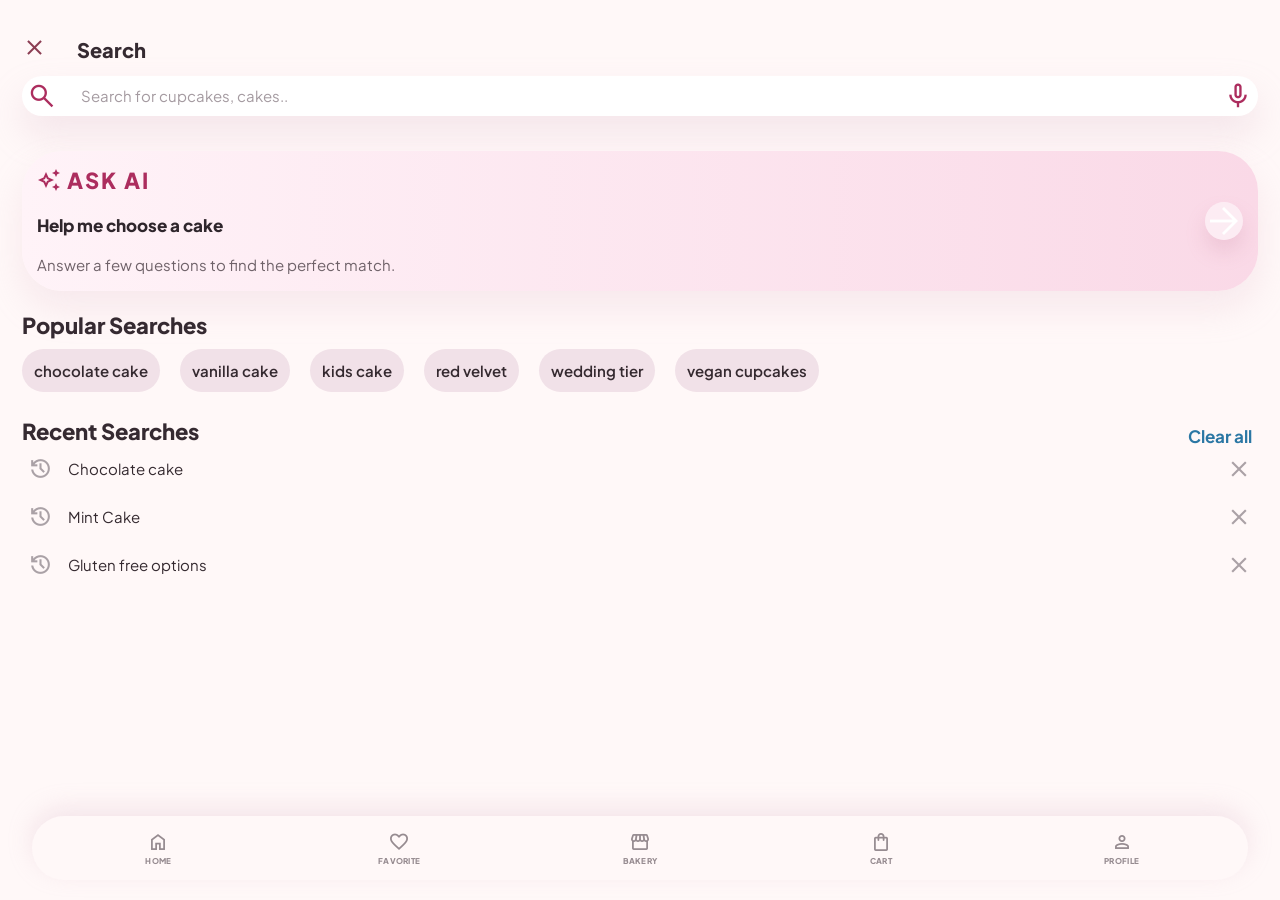
<file: search-page.html>
<!DOCTYPE html>
<html lang="en">

<head>
    <meta charset="UTF-8">
    <meta name="viewport" content="width=device-width, initial-scale=1.0">
    <title>Document</title>
    <link rel="preconnect" href="https://fonts.googleapis.com">
    <link rel="preconnect" href="https://fonts.gstatic.com" crossorigin>
    <link
        href="https://fonts.googleapis.com/css2?family=Plus+Jakarta+Sans:ital,wght@0,200..800;1,200..800&family=Roboto:ital,wght@0,100..900;1,100..900&display=swap"
        rel="stylesheet">
    <link rel="stylesheet" href="search.css">
    <script src="search-page.js"></script>
    <link rel="stylesheet"
        href="https://fonts.googleapis.com/css2?family=Material+Symbols+Outlined:opsz,wght,FILL,GRAD@24,400,0..1,0" />
</head>

<body>
    <div class="search-page-inner">
        <div class="desktop-search">
            <div class="search-top-row">
                <a href="#" class="search-back-btn" onclick="history.back(); return false;">
                    <span class="material-symbols-outlined">close</span>
                </a>
                <h1 class="search-page-title">Search</h1>
            </div>


            <!-- Search Bar -->
            <div class="search-main-bar">
                <span class="material-symbols-outlined search-icon">search</span>

                <input type="text" id="searchInputPage" placeholder="Search for cupcakes, cakes..">

                <button class="mic-btn interactive-btn" type="button" id="micButton">
                    <span class="material-symbols-outlined">mic</span>
                </button>
            </div>
        </div>


        <!-- Ask AI -->
        <a href="AIpage.html" class="ask-ai-card interactive-btn" id="askAiCard">
            <div class="ask-ai-left">
                <p class="ask-ai-label">
                    <span class="material-symbols-outlined ask-ai-stars">auto_awesome</span>
                    ASK AI
                </p>

                <h2>Help me choose a cake</h2>
                <p class="ask-ai-desc">
                    Answer a few questions to find the perfect match.
                </p>
            </div>

            <div class="ask-ai-arrow-wrap">
                <span class="material-symbols-outlined">arrow_forward</span>
            </div>
        </a>

        <!-- Popular Searches -->
        <div class="search-block">
            <h2 class="search-block-title">Popular Searches</h2>

            <div class="popular-search-grid">
                <button class="search-pill interactive-btn" type="button">chocolate cake</button>
                <button class="search-pill interactive-btn" type="button">vanilla cake</button>
                <button class="search-pill interactive-btn" type="button">kids cake</button>
                <button class="search-pill interactive-btn" type="button">red velvet</button>
                <button class="search-pill interactive-btn" type="button">wedding tier</button>
                <button class="search-pill interactive-btn" type="button">vegan cupcakes</button>
            </div>
        </div>

        <!-- Recent Searches -->

        <div class="recent-top">
            <h2 class="search-block-title">Recent Searches</h2>

            <button class="clear-all-btn" type="button" id="clearAllRecent">
                Clear all
            </button>
        </div>

        <div class="recent-search-list" id="recentSearchList">
            <button class="recent-search-item interactive-btn" type="button">
                <span class="material-symbols-outlined">history</span>
                <span>Chocolate cake</span>
                <span class="material-symbols-outlined close">close</span>
            </button>

            <button class="recent-search-item interactive-btn" type="button">
                <span class="material-symbols-outlined">history</span>
                <span>Mint Cake</span>
                <span class="material-symbols-outlined close">close</span>
            </button>

            <button class="recent-search-item interactive-btn" type="button">
                <span class="material-symbols-outlined">history</span>
                <span>Gluten free options</span>
                <span class="material-symbols-outlined close">close</span>
            </button>
        </div>
    </div>

    </div>

    <!-- Bottom Nav -->
    <nav class="bottom_bar">
        <a href="index.html" class="bottom-bar-item interactive-bar">
            <span class="material-symbols-outlined">home</span>
            <p>HOME</p>
        </a>

        <a href="fav-page.html" class="bottom-bar-item interactive-bar">
            <span class="material-symbols-outlined">favorite</span>
            <p>FAVORITE</p>
        </a>


        <a href="productlist.html" class="bottom-bar-item interactive-bar">
            <span class="material-symbols-outlined">storefront</span>
            <p>BAKERY</p>
        </a>

        <a href="shoppingcart.html" class="bottom-bar-item interactive-bar">
            <span class="material-symbols-outlined">shopping_bag</span>
            <p>CART</p>
        </a>

        <a href="pro-page.html" class="bottom-bar-item interactive-bar">
            <span class="material-symbols-outlined">person</span>
            <p>PROFILE</p>
        </a>
    </nav>


</body>

</html>
</file>
<file: ai-page.css>
@import url(variable.css);

* {
    box-sizing: border-box;
}

html,
body {
    width: 100%;
    margin: 0;
    padding: 0;
    overflow-x: hidden;
    background-color: var(--bg-main);
    font-family: var(--font-main);
}

/* ============================= */
/* HEADER */
/* ============================= */

.ai-header {
    position: fixed;
    top: 0;
    left: 0;
    right: 0;
    z-index: 100;
    background-color: var(--bg-main);
    padding: 14px 20px;
    display: flex;
    align-items: center;
    justify-content: space-between;
    border-bottom: 1.5px solid #F6E3EA;
}

.ai-back-btn {
    width: 38px;
    height: 38px;
    border-radius: 50%;
    background-color: #F6E3EA;
    display: flex;
    align-items: center;
    justify-content: center;
    text-decoration: none;
    flex-shrink: 0;
}

.ai-back-btn:hover {
    background-color: #ecd4de;
}

.ai-back-btn .material-symbols-outlined {
    font-size: 20px;
    color: var(--pink-main);
}

.ai-header-center {
    display: flex;
    align-items: center;
    gap: 11px;
}

.ai-header-avatar {
    width: 40px;
    height: 40px;
    border-radius: 50%;
    background: linear-gradient(135deg, var(--pink-bright), var(--pink-main));
    display: flex;
    align-items: center;
    justify-content: center;
}

.ai-header-avatar .material-symbols-outlined {
    font-size: 20px;
    color: white;
}

.ai-header-info h1 {
    margin: 0;
    font-size: 15px;
    font-weight: 800;
    color: var(--text-dark);
    font-family: var(--font-main);
}

.ai-header-info p {
    margin: 2px 0 0;
    font-size: 11px;
    color: var(--text-muted);
    display: flex;
    align-items: center;
    gap: 5px;
}

.online-dot {
    width: 7px;
    height: 7px;
    border-radius: 50%;
    background-color: #22c55e;
    flex-shrink: 0;
    display: inline-block;
}

.ai-header-right {
    width: 38px;
}

/* ============================= */
/* CHAT AREA */
/* ============================= */

.chat-area {
    padding: 92px 18px 220px;
    display: flex;
    flex-direction: column;
    gap: 14px;
}

.message {
    display: flex;
    align-items: flex-end;
    gap: 9px;
}

.ai-message {
    justify-content: flex-start;
}

.user-message {
    justify-content: flex-end;
}

.msg-avatar {
    width: 30px;
    height: 30px;
    border-radius: 50%;
    background: linear-gradient(135deg, var(--pink-bright), var(--pink-main));
    display: flex;
    align-items: center;
    justify-content: center;
    flex-shrink: 0;
    align-self: flex-end;
}

.msg-avatar .material-symbols-outlined {
    font-size: 15px;
    color: white;
}

.message-bubble {
    max-width: 76%;
    padding: 12px 16px;
    font-size: 14px;
    line-height: 1.6;
}

.ai-bubble {
    background-color: var(--bg-card);
    color: var(--text-dark);
    border-radius: 18px 18px 18px 4px;
}

.user-bubble {
    background: linear-gradient(135deg, var(--pink-bright), var(--pink-main));
    color: white;
    border-radius: 18px 18px 4px 18px;
}

/* ============================= */
/* SUGGESTION CHIPS */
/* ============================= */

.suggestion-chips {
    display: flex;
    flex-wrap: wrap;
    gap: 9px;
    padding-left: 39px;
}

.chip {
    border: none;
    cursor: pointer;
    background-color: #F1E1E8;
    color: var(--pink-main);
    border-radius: 999px;
    padding: 8px 16px;
    font-size: 13px;
    font-weight: 600;
    font-family: var(--font-main);
    transition: background-color 0.18s ease, transform 0.18s ease;
}

.chip:hover {
    background-color: #e8d0da;
    transform: translateY(-1px);
}

.chip:active {
    transform: scale(0.96);
}

/* ============================= */
/* TIMESTAMP */
/* ============================= */

.chat-timestamp {
    text-align: center;
    font-size: 11px;
    color: #a49aa0;
    margin: 4px 0;
}

/* ============================= */
/* PRODUCT RECOMMENDATION CARD */
/* ============================= */

.rec-wrap {
    padding-left: 39px;
}

.product-rec {
    background-color: var(--white);
    border-radius: 20px;
    overflow: hidden;
    box-shadow: 0 8px 28px rgba(172, 45, 94, 0.1);
    text-decoration: none;
    color: inherit;
    display: block;
    max-width: 240px;
    transition: transform 0.2s ease, box-shadow 0.2s ease;
}

.product-rec:hover {
    transform: translateY(-3px);
    box-shadow: 0 14px 36px rgba(172, 45, 94, 0.16);
}

.product-rec img {
    width: 100%;
    height: 150px;
    object-fit: cover;
    display: block;
}

.product-rec-info {
    padding: 12px 14px 14px;
}

.product-rec-info h3 {
    margin: 0 0 5px;
    font-size: 14px;
    font-weight: 700;
    color: var(--text-dark);
    font-family: var(--font-main);
}

.product-rec-info p {
    margin: 0 0 10px;
    font-size: 12px;
    color: var(--text-muted);
    line-height: 1.45;
}

.product-rec-footer {
    display: flex;
    align-items: center;
    justify-content: space-between;
}

.product-rec-price {
    color: var(--pink-main);
    font-size: 16px;
    font-weight: 800;
    font-family: var(--font-main);
}

.rec-add-btn {
    width: 32px;
    height: 32px;
    border-radius: 50%;
    border: none;
    background: linear-gradient(135deg, var(--pink-bright), var(--pink-main));
    cursor: pointer;
    display: flex;
    align-items: center;
    justify-content: center;
    box-shadow: 0 4px 10px rgba(172, 45, 94, 0.25);
}

.rec-add-btn .material-symbols-outlined {
    font-size: 16px;
    color: var(--white);
}

/* ============================= */
/* TYPING INDICATOR */
/* ============================= */

.typing-wrap {
    display: flex;
    align-items: flex-end;
    gap: 9px;
}

.typing-bubble {
    background-color: var(--bg-card);
    border-radius: 18px 18px 18px 4px;
    padding: 14px 18px;
    display: flex;
    align-items: center;
    gap: 5px;
}

.typing-dot {
    width: 7px;
    height: 7px;
    border-radius: 50%;
    background-color: var(--pink-main);
    opacity: 0.5;
    animation: typingBounce 1.3s infinite ease-in-out;
}

.typing-dot:nth-child(2) {
    animation-delay: 0.18s;
}

.typing-dot:nth-child(3) {
    animation-delay: 0.36s;
}

@keyframes typingBounce {

    0%,
    60%,
    100% {
        transform: translateY(0);
        opacity: 0.5;
    }

    30% {
        transform: translateY(-5px);
        opacity: 1;
    }
}


.chat-input-wrap {
    position: fixed;
    bottom: 10px;
    left: 0;
    right: 0;
    padding: 0 18px;
    z-index: 500;
}

.chat-input-bar {
    background-color: var(--white);
    border-radius: 50px;
    box-shadow: 0 8px 28px rgba(217, 179, 196, 0.38);
    display: flex;
    align-items: center;
    padding: 7px 7px 7px 18px;
    gap: 10px;
}

.chat-input-bar input {
    flex: 1;
    border: none;
    outline: none;
    background: transparent;
    font-size: 14px;
    font-family: var(--font-main);
    color: var(--text-dark);
}

.chat-input-bar input::placeholder {
    color: #a49aa0;
}

.send-btn {
    width: 38px;
    height: 38px;
    border-radius: 50%;
    border: none;
    background: linear-gradient(135deg, var(--pink-bright), var(--pink-main));
    cursor: pointer;
    display: flex;
    align-items: center;
    justify-content: center;
    flex-shrink: 0;
    box-shadow: 0 4px 12px rgba(172, 45, 94, 0.3);
    transition: transform 0.18s ease;
}

.send-btn:hover {
    transform: scale(1.08);
}

.send-btn:active {
    transform: scale(0.92);
}

.send-btn .material-symbols-outlined {
    font-size: 18px;
    color: white;
}

/* ============================= */
/* BOTTOM NAV */
/* ============================= */

.bottom_bar {
    position: fixed;
    left: 50%;
    bottom: 20px;
    transform: translateX(-50%);
    width: 95%;
    height: 64px;
    background-color: #FFF8F8;
    border-radius: 60px;
    box-shadow: 0 -8px 24px rgba(217, 179, 196, 0.28);
    display: flex;
    justify-content: space-around;
    align-items: center;
    padding: 6px;
    z-index: 1000;
}

.bottom-bar-item {
    flex: 1;
    min-width: 0;
    border: none;
    background: transparent;
    cursor: pointer;
    text-decoration: none;
    display: flex;
    flex-direction: column;
    align-items: center;
    justify-content: center;
    position: relative;
}

.bottom-bar-item .material-symbols-outlined {
    font-size: 22px;
    color: #968b90;
    line-height: 1;
}

.bottom-bar-item p {
    margin: 4px 0 0;
    font-size: 8px;
    font-weight: 800;
    letter-spacing: 0.3px;
    color: #968b90;
    white-space: nowrap;
    line-height: 1;
}

.bar-dot {
    width: 4px;
    height: 4px;
    border-radius: 50%;
    background-color: #AC2D5E;
    display: block;
    margin-top: 4px;
}

.interactive-bar {
    transition: all 0.18s ease;
    text-decoration: none;
}

.interactive-bar:hover {
    transform: translateY(-1px);
}

.interactive-bar:active {
    transform: scale(0.96);
}

.bottom-bar-item.active .material-symbols-outlined,
.bottom-bar-item.active p {
    color: #AC2D5E;
}

/* ============================= */
/* DESKTOP */
/* ============================= */

@media (min-width: 1000px) {
    .ai-header {
        padding: 18px 5%;
    }

    .ai-back-btn {
        width: 52px;
        height: 52px;
    }

    .ai-back-btn .material-symbols-outlined {
        font-size: 30px;
    }

    .ai-header-avatar {
        width: 60px;
        height: 60px;
    }

    .ai-header-avatar .material-symbols-outlined {
        font-size: 38px;
    }

    .ai-header-info h1 {
        font-size: 32px;
    }

    .ai-header-info p {
        font-size: 18px;
    }

    .online-dot {
        width: 9px;
        height: 9px;
    }

    .ai-header-right {
        width: 52px;
    }

    .chat-area {
        max-width: 1440px;
        margin: 0 auto;
        padding: 116px 40px 220px;
        gap: 18px;
    }

    .msg-avatar {
        width: 55px;
        height: 55px;
    }

    .msg-avatar .material-symbols-outlined {
        font-size: 30px;
    }

    .message-bubble {
        font-size: 24px;
        padding: 16px 22px;
        max-width: 70%;
    }

    .suggestion-chips {
        padding-left: 51px;
        gap: 12px;
    }

    .chip {
        font-size: 20px;
        padding: 11px 22px;
    }

    .rec-wrap {
        padding-left: 51px;
    }

    .product-rec {
        max-width: 320px;
    }

    .product-rec img {
        height: 200px;
    }

    .product-rec-info h3 {
        font-size: 20px;
    }

    .product-rec-info p {
        font-size: 22px;
    }

    .product-rec-price {
        font-size: 20px;
    }

    .rec-add-btn {
        width: 40px;
        height: 40px;
    }

    .rec-add-btn .material-symbols-outlined {
        font-size: 20px;
    }

    .chat-timestamp {
        font-size: 24px;
    }

    .chat-input-wrap {
        bottom: 120px;
        max-width: 1400px;
        left: 50%;
        right: auto;
        transform: translateX(-50%);
        width: 100%;
        padding: 0 40px;
    }

    .chat-input-bar {
        padding: 10px 10px 10px 26px;
    }

    .chat-input-bar input {
        font-size: 24px;
    }

    .send-btn {
        width: 60px;
        height: 60px;
    }

    .send-btn .material-symbols-outlined {
        font-size: 35px;
    }

    .bottom_bar {
        height: 80px;
    }

    .bottom-bar-item .material-symbols-outlined {
        font-size: 32px;
    }

    .bottom-bar-item p {
        font-size: 14px;
        margin-top: 6px;
    }

    .bar-dot {
        width: 7px;
        height: 7px;
        margin-top: 5px;
    }
}
</file>
<file: checkout.css>
@import url(variable.css);

* {
    box-sizing: border-box;
}

html,
body {
    width: 100%;
    max-width: 100%;
    margin: 0;
    padding: 0;
    overflow-x: hidden;
    background-color: var(--bg-main);
    font-family: var(--font-main);
    color: var(--text-dark);
}

body {
    padding-top: 64px;
    padding-bottom: 40px;
}

/* ── MOBILE HEADER ── */
.co-mobile-header {
    position: fixed;
    top: 0;
    left: 0;
    right: 0;
    height: 56px;
    display: flex;
    align-items: center;
    justify-content: space-between;
    padding: 0 16px;
    background: var(--bg-main);
    border-bottom: 1px solid #f0d5e0;
    z-index: 100;
}

.co-back-btn {
    display: flex;
    align-items: center;
    color: var(--pink-title);
    text-decoration: none;
    width: 36px;
}

.co-back-btn .material-symbols-outlined {
    font-size: 22px;
}

.co-mobile-title {
    font-size: 18px;
    font-weight: 800;
    color: var(--pink-title);
    font-family: var(--font-title);
}

.co-header-spacer {
    width: 36px;
}

/* Desktop header hidden on mobile */
.co-desktop-header {
    display: none;
}

.co-page-title {
    display: none;
}

/* ── MAIN LAYOUT ── */
.co-main {
    padding: 0 18px 32px;
    max-width: 1100px;
    margin: 0 auto;
}

/* ── SECTION ── */
.co-section {
    margin-bottom: 28px;
}

.co-section-header {
    display: flex;
    justify-content: space-between;
    align-items: center;
    margin-bottom: 14px;
}

.co-section-label {
    font-size: 16px;
    font-weight: 700;
    color: var(--text-dark);
    display: block;
    margin-bottom: 14px;
}

.co-section-header .co-section-label {
    margin-bottom: 0;
}

.co-item-count {
    font-size: 11px;
    font-weight: 700;
    color: var(--text-muted);
    letter-spacing: 0.5px;
}

/* ── ITEM ── */
.co-item {
    display: flex;
    align-items: center;
    gap: 12px;
    padding: 14px 16px;
    background: white;
    border-radius: 16px;
    margin-bottom: 10px;
    box-shadow: 0 2px 8px var(--box-shadow);
}

.co-item-img {
    width: 68px;
    height: 68px;
    border-radius: 12px;
    overflow: hidden;
    background: #f2e4ea;
    flex-shrink: 0;
}

.co-item-img img {
    width: 100%;
    height: 100%;
    object-fit: cover;
    display: block;
}

.co-item-body {
    flex: 1;
    min-width: 0;
}

.co-item-name {
    font-size: 14px;
    font-weight: 700;
    color: var(--text-dark);
    margin: 0 0 2px;
    line-height: 1.3;
}

.co-item-sub {
    font-size: 11px;
    color: var(--text-muted);
    margin: 0 0 8px;
}

.co-item-qty-row {
    display: flex;
    align-items: center;
    gap: 6px;
}

.co-qty-btn {
    width: 26px;
    height: 26px;
    border-radius: 50%;
    border: 1.5px solid #e0c4cf;
    background: white;
    color: var(--pink-main);
    font-size: 16px;
    cursor: pointer;
    display: flex;
    align-items: center;
    justify-content: center;
    line-height: 1;
    font-weight: 700;
}

.co-qty-val {
    font-size: 13px;
    font-weight: 700;
    min-width: 20px;
    text-align: center;
    color: var(--text-dark);
}

.co-del-btn {
    background: none;
    border: none;
    cursor: pointer;
    color: #c2a0ad;
    display: flex;
    align-items: center;
    padding: 2px;
    margin-left: 4px;
}

.co-del-btn .material-symbols-outlined {
    font-size: 18px;
}

.co-item-price {
    font-size: 15px;
    font-weight: 700;
    color: var(--text-dark);
    margin: 0;
    flex-shrink: 0;
}

.co-empty {
    text-align: center;
    color: var(--text-muted);
    padding: 24px;
    font-size: 14px;
}

/* ── FULFILLMENT ── */
.co-fulfillment-row {
    display: flex;
    gap: 12px;
}

.co-fulfillment-card {
    flex: 1;
    min-width: 0;
    border: 2px solid #f0d5e0;
    border-radius: 16px;
    background: white;
    padding: 16px 12px;
    cursor: pointer;
    text-align: center;
    position: relative;
    transition: border-color 0.18s, box-shadow 0.18s;
    font-family: var(--font-main);
}

.co-fulfillment-card.selected {
    border-color: var(--pink-main);
    box-shadow: 0 4px 14px rgba(172, 45, 94, 0.18);
}

.co-fulfill-icon {
    font-size: 28px;
    color: var(--pink-main);
    display: block;
    margin-bottom: 6px;
}

.co-fulfill-name {
    font-size: 14px;
    font-weight: 700;
    color: var(--text-dark);
    margin: 0 0 4px;
}

.co-fulfill-sub {
    font-size: 11px;
    color: var(--text-muted);
    margin: 0;
    line-height: 1.4;
}

.co-fulfill-check {
    display: none;
    font-size: 16px;
    color: var(--pink-main);
    font-variation-settings: 'FILL' 1;
    margin-top: 8px;
}

.co-fulfillment-card.selected .co-fulfill-check {
    display: block;
}

/* ── CALENDAR ── */
.co-calendar {
    background: white;
    border-radius: 20px;
    padding: 18px 16px;
    box-shadow: 0 2px 8px var(--box-shadow);
}

.co-cal-nav {
    display: flex;
    align-items: center;
    justify-content: space-between;
    margin-bottom: 16px;
}

.co-cal-arrow {
    background: none;
    border: none;
    cursor: pointer;
    color: var(--text-muted);
    display: flex;
    align-items: center;
    padding: 4px;
}

.co-cal-arrow .material-symbols-outlined {
    font-size: 20px;
}

.co-cal-month-label {
    font-size: 15px;
    font-weight: 700;
    color: var(--text-dark);
}

.co-cal-grid {
    display: grid;
    grid-template-columns: repeat(7, 1fr);
    gap: 2px;
}

.co-cal-dow {
    text-align: center;
    font-size: 11px;
    font-weight: 700;
    color: var(--text-muted);
    padding: 4px 0 8px;
}

.co-cal-days-wrap {
    display: contents;
}

.co-cal-day {
    aspect-ratio: 1;
    display: flex;
    align-items: center;
    justify-content: center;
    font-size: 13px;
    font-weight: 600;
    color: var(--text-dark);
    border-radius: 50%;
    cursor: pointer;
    transition: background 0.15s;
}

.co-cal-day:not(.past):not(.empty):hover {
    background: #f2e4ea;
}

.co-cal-day.past {
    color: #d0c4c8;
    cursor: default;
}

.co-cal-day.empty {
    cursor: default;
}

.co-cal-day.today {
    background: #f2e4ea;
    color: var(--pink-main);
    font-weight: 800;
}

.co-cal-day.selected {
    background: var(--pink-main);
    color: white;
    font-weight: 800;
}

/* ── MOBILE SUMMARY ── */
.co-mobile-summary {
    background: white;
    border-radius: 20px;
    padding: 18px;
    box-shadow: 0 2px 8px var(--box-shadow);
}

.co-summary-row {
    display: flex;
    justify-content: space-between;
    font-size: 14px;
    color: var(--text-muted);
    margin-bottom: 10px;
}

.co-summary-row:last-child {
    margin-bottom: 0;
}

.co-total-row {
    font-size: 16px;
    font-weight: 800;
    color: var(--text-dark);
    margin-top: 8px;
    padding-top: 8px;
    border-top: 1px solid #f0d5e0;
}

.co-total-price {
    color: var(--pink-main);
    font-size: 18px;
}

/* ── PLACE ORDER BTN ── */
.co-place-btn {
    width: 100%;
    height: 54px;
    border-radius: 999px;
    border: none;
    background: linear-gradient(to right, #c9527a, var(--pink-main));
    color: white;
    font-size: 16px;
    font-weight: 700;
    font-family: var(--font-main);
    cursor: pointer;
    box-shadow: 0 6px 20px rgba(172, 45, 94, 0.35);
    margin-top: 16px;
    transition: opacity 0.15s;
}

.co-place-btn:active {
    opacity: 0.85;
}

.co-secured {
    text-align: center;
    font-size: 10px;
    color: var(--text-muted);
    letter-spacing: 0.5px;
    margin: 8px 0 0;
}

.co-sidebar {
    display: none;
}

/* ══════════════════════════════
   ORDER CONFIRMATION MODAL
══════════════════════════════ */

.co-confirm-overlay {
    display: none;
    position: fixed;
    inset: 0;
    background: rgba(30, 10, 20, 0.45);
    backdrop-filter: blur(6px);
    -webkit-backdrop-filter: blur(6px);
    z-index: 2000;
}
.co-confirm-overlay.open { display: block; }

.co-confirm-sheet {
    position: fixed;
    top: 50%;
    left: 50%;
    transform: translate(-50%, -50%) scale(0.92);
    width: calc(100% - 40px);
    max-width: 420px;
    max-height: 90vh;
    overflow-y: auto;
    background: white;
    border-radius: 28px;
    padding: 28px 24px 32px;
    z-index: 2100;
    display: flex;
    flex-direction: column;
    align-items: center;
    opacity: 0;
    pointer-events: none;
    transition: transform 0.25s cubic-bezier(0.34,1.56,0.64,1), opacity 0.2s ease;
    box-shadow: 0 20px 60px rgba(172,45,94,0.18), 0 4px 16px rgba(0,0,0,0.10);
}
.co-confirm-sheet.open {
    transform: translate(-50%, -50%) scale(1);
    opacity: 1;
    pointer-events: auto;
}

.co-confirm-close {
    position: absolute;
    top: 16px;
    right: 16px;
    width: 34px;
    height: 34px;
    border-radius: 50%;
    border: none;
    background: #f5e8ed;
    cursor: pointer;
    display: flex;
    align-items: center;
    justify-content: center;
    color: var(--pink-main);
}
.co-confirm-close .material-symbols-outlined { font-size: 18px; }

.co-confirm-icon-wrap {
    width: 64px;
    height: 64px;
    border-radius: 50%;
    background: linear-gradient(135deg, #f5e8ed, #fdf0f4);
    display: flex;
    align-items: center;
    justify-content: center;
    margin-bottom: 14px;
}
.co-confirm-icon {
    font-size: 30px;
    color: var(--pink-main);
    font-variation-settings: 'FILL' 1;
}

.co-confirm-title {
    font-size: 20px;
    font-weight: 800;
    color: var(--text-dark);
    margin: 0 0 6px;
    text-align: center;
}
.co-confirm-sub {
    font-size: 13px;
    color: var(--text-muted);
    margin: 0 0 22px;
    text-align: center;
}

.co-confirm-field {
    width: 100%;
    margin-bottom: 12px;
}
.co-confirm-label {
    display: block;
    font-size: 10px;
    font-weight: 800;
    letter-spacing: 1px;
    color: var(--text-muted);
    margin-bottom: 6px;
}
.co-confirm-input-wrap {
    position: relative;
    display: flex;
    align-items: center;
}
.co-confirm-input {
    width: 100%;
    height: 46px;
    border: 1.5px solid #e8d0da;
    border-radius: 12px;
    padding: 0 42px 0 14px;
    font-size: 14px;
    font-weight: 600;
    font-family: var(--font-main);
    color: var(--text-dark);
    background: #fdf8fa;
    outline: none;
    transition: border-color 0.15s;
}
.co-confirm-input:focus {
    border-color: var(--pink-main);
    background: white;
}
.co-confirm-input-icon {
    position: absolute;
    right: 13px;
    font-size: 18px;
    color: #d9b3c4;
    pointer-events: none;
}

.co-confirm-select-wrap {
    position: relative;
    display: flex;
    align-items: center;
}
.co-confirm-select-icon {
    position: absolute;
    left: 13px;
    font-size: 18px;
    color: var(--pink-main);
    pointer-events: none;
    z-index: 1;
}
.co-confirm-select {
    width: 100%;
    height: 46px;
    border: 1.5px solid #e8d0da;
    border-radius: 12px;
    padding: 0 14px 0 40px;
    font-size: 13px;
    font-weight: 600;
    font-family: var(--font-main);
    color: var(--text-dark);
    background: #fdf8fa;
    outline: none;
    appearance: none;
    -webkit-appearance: none;
    cursor: pointer;
    transition: border-color 0.15s;
    background-image: url("data:image/svg+xml,%3Csvg xmlns='http://www.w3.org/2000/svg' width='16' height='16' viewBox='0 0 24 24' fill='%23ac2d5e'%3E%3Cpath d='M7 10l5 5 5-5z'/%3E%3C/svg%3E");
    background-repeat: no-repeat;
    background-position: right 12px center;
}
.co-confirm-select:focus { border-color: var(--pink-main); background-color: white; }

.co-confirm-detail {
    width: 100%;
    display: flex;
    align-items: flex-start;
    gap: 14px;
    background: #fdf0f4;
    border-radius: 16px;
    padding: 14px 16px;
    margin-bottom: 12px;
}
.co-confirm-detail-icon {
    width: 38px;
    height: 38px;
    border-radius: 50%;
    background: white;
    display: flex;
    align-items: center;
    justify-content: center;
    flex-shrink: 0;
    box-shadow: 0 1px 4px rgba(172,45,94,0.10);
}
.co-confirm-detail-icon .material-symbols-outlined {
    font-size: 18px;
    color: var(--pink-main);
}
.co-confirm-detail-label {
    font-size: 10px;
    font-weight: 800;
    letter-spacing: 1px;
    color: var(--text-muted);
    margin: 0 0 4px;
}
.co-confirm-detail-val {
    font-size: 13px;
    font-weight: 600;
    color: var(--text-dark);
    margin: 0;
    line-height: 1.5;
}

.co-confirm-total-row {
    width: 100%;
    display: flex;
    justify-content: space-between;
    align-items: center;
    padding: 14px 4px;
    border-top: 1px solid #f0d5e0;
    margin: 4px 0 20px;
}
.co-confirm-total-label {
    font-size: 14px;
    font-weight: 700;
    color: var(--text-dark);
}
.co-confirm-total-amount {
    font-size: 20px;
    font-weight: 800;
    color: var(--pink-main);
}

.co-confirm-btn {
    width: 100%;
    height: 52px;
    border-radius: 999px;
    border: none;
    background: linear-gradient(to right, #c9527a, var(--pink-main));
    color: white;
    font-size: 15px;
    font-weight: 700;
    font-family: var(--font-main);
    cursor: pointer;
    box-shadow: 0 6px 20px rgba(172,45,94,0.35);
    margin-bottom: 10px;
    transition: opacity 0.15s;
}
.co-confirm-btn:active { opacity: 0.85; }

.co-confirm-cancel {
    width: 100%;
    height: 44px;
    border-radius: 999px;
    border: none;
    background: transparent;
    color: var(--text-muted);
    font-size: 14px;
    font-weight: 600;
    font-family: var(--font-main);
    cursor: pointer;
}

/* ── DESKTOP ── */
@media (min-width: 1000px) {
    body {
        padding-top: 90px;
        padding-bottom: 60px;
    }

    .co-mobile-header {
        display: none;
    }

    .co-desktop-header {
        display: flex;
        align-items: center;
        justify-content: space-between;
        position: fixed;
        top: 0;
        left: 0;
        right: 0;
        height: 75px;
        padding: 0 5%;
        background: var(--bg-main);
        border-bottom: 1px solid #f0d5e0;
        z-index: 100;
    }

    .tittle {
        display: flex;
        align-items: center;
        gap: 12px;
    }

    .tittle img {
        width: 40px;
        height: auto;
    }

    .tittle h1 {
        font-size: 30px;
        font-weight: 800;
        color: var(--pink-title);
        font-family: var(--font-title);
        margin: 0;
    }

    .co-desktop-back {
        display: flex;
        align-items: center;
        gap: 6px;
        color: var(--pink-main);
        text-decoration: none;
        font-size: 26px;
        font-weight: 600;
    }

    .co-desktop-back .material-symbols-outlined {
        font-size: 30px;
    }

    .co-page-title {
        display: block;
        font-size: 30px;
        font-weight: 800;
        color: var(--text-dark);
        margin: 0 0 28px;
    }

    .co-main {
        display: flex;
        align-items: flex-start;
        gap: 32px;
        padding: 32px 5% 30px;
    }

    .co-left {
        flex: 1;
        min-width: 0;
    }

    /* sidebar */
    .co-sidebar {
        display: block;
        width: 300px;
        flex-shrink: 0;
        position: sticky;
        top: 90px;
    }

    .co-summary-card {
        background: white;
        border-radius: 20px;
        padding: 24px;
        box-shadow: 0 2px 12px var(--box-shadow);
        margin-bottom: 16px;
    }

    .co-summary-title {
        font-size: 17px;
        font-weight: 800;
        color: var(--text-dark);
        margin: 0 0 18px;
    }

    .co-summary-divider {
        height: 1px;
        background: #f0d5e0;
        margin: 12px 0;
    }

    .co-free-tag {
        color: var(--pink-main);
        font-weight: 700;
    }

    .co-payment-icons {
        display: flex;
        justify-content: center;
        gap: 14px;
        margin-top: 12px;
        color: #c2a0ad;
    }

    .co-payment-icons .material-symbols-outlined {
        font-size: 30px;
    }

    .co-rewards-banner {
        background: white;
        border-radius: 16px;
        padding: 16px 18px;
        display: flex;
        align-items: center;
        gap: 12px;
        box-shadow: 0 2px 8px var(--box-shadow);
    }

    .co-rewards-icon {
        font-size: 50px;
        color: var(--pink-main);
        font-variation-settings: 'FILL' 1;
    }

    .co-rewards-title {
        font-size: 40px;
        font-weight: 700;
        color: var(--text-dark);
        margin: 0 0 2px;
    }

    .co-rewards-sub {
        font-size: 11px;
        color: var(--text-muted);
        margin: 0;
    }

    /* hide mobile-only pieces */
    .co-mobile-summary {
        display: none;
    }

    .co-mobile-place {
        display: none;
    }

    .co-mobile-secured {
        display: none;
    }

    /* desktop sidebar place btn */
    .co-place-btn {
        margin-top: 20px;
    }

    .co-item {
        padding: 16px 18px;
    }

    .co-item-img {
        width: 80px;
        height: 80px;
    }

    .co-item-name {
        font-size: 15px;
    }

    .co-fulfillment-card {
        padding: 20px 16px;
    }

    .co-fulfill-icon {
        font-size: 32px;
    }

    /* calendar: bigger text, smaller circle */
    .co-cal-dow {
        font-size: 13px;
        padding-bottom: 10px;
    }

    .co-cal-day {
        font-size: 16px;
        aspect-ratio: unset;
        width: 36px;
        height: 36px;
        margin: 0 auto;
    }

    .co-cal-month-label {
        font-size: 18px;
    }
}
</file>
<file: fav-page.css>
@import url(variable.css);

* {
    box-sizing: border-box;
}

html,
body {
    width: 100%;
    max-width: 100%;
    margin: 0;
    padding: 0;
    overflow-x: hidden;
    background-color: var(--bg-main);
    font-family: var(--font-main);
}

body {
    padding-top: 80px;
    padding-bottom: 100px;
}

/* ============================= */
/* HEADER (same as homepage)     */
/* ============================= */

.mobile-sticky-top {
    position: fixed;
    top: 0;
    left: 0;
    right: 0;
    z-index: 1000;
    background-color: var(--bg-main);
    border-bottom: 1px solid #f0d5e0;
}

.mobile-header {
    height: 58px;
    display: flex;
    flex-direction: row;
    align-items: center;
    justify-content: space-between;
    padding: 0 18px;
}

.hamburger-btn {
    background: none;
    border: none;
    cursor: pointer;
    display: flex;
    align-items: center;
    padding: 4px;
}

.hamburger-btn img {
    width: clamp(45px, 10vw, 78px);
    height: auto;
    flex-shrink: 0;
}

.mobile-brand {
    font-size: 20px;
    font-weight: 800;
    color: var(--pink-title);
    font-family: 'Segoe UI', Tahoma, Geneva, Verdana, sans-serif;
    flex: 1;
    text-align: center;
}

.mobile-search-btn {
    display: flex;
    align-items: center;
    text-decoration: none;
    padding: 4px;
}

.mobile-search-btn .material-symbols-outlined {
    font-size: 26px;
    color: var(--pink-title);
}

/* desktop header hidden on mobile */
.header {
    display: none;
}

/* (tittle / form / searching styles kept for desktop use) */
.tittle {
    width: 100%;
    max-width: 760px;
    display: flex;
    gap: 12px;
    align-items: center;
    justify-content: center;
}

.tittle h1 {
    color: var(--pink-title);
    font-size: 22px;
    font-family: 'Segoe UI', Tahoma, Geneva, Verdana, sans-serif;
    margin: 0;
    line-height: 1.1;
    text-align: center;
    white-space: nowrap;
}

.tittle img {
    width: clamp(45px, 10vw, 78px);
    height: auto;
    flex-shrink: 0;
}

form {
    width: 100%;
    display: flex;
    justify-content: center;
    margin-top: 18px;
}

.searching {
    width: min(700px, calc(100vw - 48px));
    height: 40px;
    border: 2px solid var(--pink-main);
    border-radius: 40px;
    background-color: var(--bg-main);
    padding: 0 18px;
    z-index: 100;
}

.search-text {
    width: 100%;
    height: 100%;
    text-decoration: none;
    display: flex;
    align-items: center;
}

.searching span {
    color: var(--pink-title);
    font-size: 30px;
    flex-shrink: 0;
}

.searching-input {
    flex: 1;
    min-width: 0;
    border: none;
    outline: none;
    background: transparent;
    font-size: 18px;
    color: var(--text-muted);
    font-family: 'Segoe UI', Tahoma, Geneva, Verdana, sans-serif;
}

.searching-input::placeholder {
    color: var(--text-muted);
    opacity: 1;
}

.searching button {
    display: none;
}

/* ============================= */
/* BOTTOM NAV                    */
/* ============================= */

.bottom_bar {
    position: fixed;
    left: 50%;
    bottom: 20px;
    transform: translateX(-50%);
    width: 95%;
    height: 64px;
    background-color: var(--bg-main);
    border-radius: 60px;
    box-shadow: 0 -8px 24px var(--box-shadow);
    display: flex;
    justify-content: space-around;
    align-items: center;
    padding: 6px;
    z-index: 1000;
}

.bottom-bar-item {
    flex: 1;
    min-width: 0;
    border: none;
    background: transparent;
    cursor: pointer;
    text-decoration: none;
    display: flex;
    flex-direction: column;
    align-items: center;
    justify-content: center;
    position: relative;
}

.bottom-bar-item .material-symbols-outlined {
    font-size: 22px;
    color: var(--nav-muted);
    line-height: 1;
}

.bottom-bar-item p {
    margin: 4px 0 0;
    font-size: 8px;
    font-weight: 800;
    letter-spacing: 0.3px;
    color: var(--nav-muted);
    white-space: nowrap;
    line-height: 1;
}

.bar-dot {
    width: 4px;
    height: 4px;
    border-radius: 50%;
    background-color: var(--pink-main);
    display: block;
    margin-top: 4px;
}

.interactive-bar {
    transition: all 0.18s ease;
    text-decoration: none;
}

.interactive-bar:hover {
    transform: translateY(-1px);
}

.interactive-bar:active {
    transform: scale(0.96);
}

.bottom-bar-item.active .material-symbols-outlined,
.bottom-bar-item.active p {
    color: var(--pink-main);
}

/* ============================= */
/* PAGE HEADING                  */
/* ============================= */

.fav-main {
    padding: 8px 18px 24px;
}

.fav-heading {
    margin-bottom: 24px;
}

.fav-title {
    font-size: 30px;
    font-weight: 800;
    color: var(--text-dark);
    margin: 0 0 6px;
}

.fav-subtitle {
    font-size: 14px;
    color: var(--text-muted);
    margin: 0;
}

/* ============================= */
/* MASONRY GRID                  */
/* ============================= */

.fav-grid {
    columns: 2;
    column-gap: 14px;
}

/* ============================= */
/* FAV CARD                      */
/* ============================= */

.fav-card {
    break-inside: avoid;
    margin-bottom: 14px;
    display: inline-block;
    width: 100%;
}

.fav-img-wrap {
    position: relative;
    width: 100%;
    border-radius: 20px;
    overflow: hidden;
    background: #f2e4ea;
}

.fav-img-wrap img {
    width: 100%;
    height: auto;
    display: block;
    object-fit: cover;
}

.fav-heart {
    position: absolute;
    top: 10px;
    right: 10px;
    width: 36px;
    height: 36px;
    border-radius: 50%;
    background: white;
    border: none;
    cursor: pointer;
    display: flex;
    align-items: center;
    justify-content: center;
    box-shadow: 0 2px 8px rgba(0, 0, 0, 0.12);
    transition: transform 0.15s;
}

.fav-heart:active {
    transform: scale(0.9);
}

.fav-heart .material-symbols-outlined {
    font-size: 18px;
    color: #d9b3c4;
    font-variation-settings: 'FILL' 0;
}

.fav-heart.active .material-symbols-outlined {
    color: var(--pink-main);
    font-variation-settings: 'FILL' 1;
}

/* ============================= */
/* CARD BODY                     */
/* ============================= */

.fav-card-body {
    padding: 10px 4px 0;
}

.fav-card-name {
    font-size: 15px;
    font-weight: 800;
    color: var(--text-dark);
    margin: 0 0 4px;
    line-height: 1.3;
}

.fav-card-price {
    font-size: 10px;
    font-weight: 700;
    letter-spacing: 0.8px;
    color: var(--text-muted);
    margin: 0 0 10px;
}

.fav-add-btn {
    width: 100%;
    height: 40px;
    border-radius: 999px;
    border: none;
    background: #f2e4ea;
    color: var(--pink-main);
    font-size: 13px;
    font-weight: 700;
    font-family: var(--font-main);
    cursor: pointer;
    display: flex;
    align-items: center;
    justify-content: center;
    gap: 6px;
    transition: opacity 0.15s;
}

.fav-add-btn .material-symbols-outlined {
    font-size: 16px;
}

.fav-add-btn.fav-add-filled {
    background: linear-gradient(to right, #c9527a, var(--pink-main));
    color: white;
    box-shadow: 0 4px 14px rgba(172, 45, 94, 0.3);
}

.fav-add-btn:active {
    opacity: 0.8;
}

/* ============================= */
/* DESKTOP                       */
/* ============================= */

@media (min-width: 1000px) {
    body {
        padding-top: 120px;
    }

    .mobile-sticky-top {
        display: none;
    }

    .mobile-top {
        display: none;
    }

    .header {
        display: flex;
        flex-direction: row;
        gap: 10px;
        z-index: 100;
        position: fixed;
        top: 0;
        left: 0;
        right: 0;
        background-color: var(--bg-main);
        padding: 20px 5%;
    }

    .tittle {
        display: flex;
        flex-shrink: 0;
    }

    .tittle h1 {
        font-family: 'Segoe UI', Tahoma, Geneva, Verdana, sans-serif;
        font-size: 40px;
        margin: 0;
    }

    .tittle img {
        width: 70px;
        height: auto;
    }

    form {
        padding-left: 10px;
        flex-grow: 1;
        max-width: 600px;

    }

    .searching {
        display: flex;
        align-items: center;
        width: 100%;
        max-width: 1000px;
        height: 40px;
        border-width: 2px;
        border-radius: 50px;
        background: transparent;
    }

    .searching-input {
        width: 100%;
        font-size: 18px;
        background: transparent;
    }

    .fav-main {
        max-width: 1000px;
        margin: 0 auto;
        padding: 24px 40px 60px;
    }

    .fav-title {
        font-size: 40px;
    }

    .fav-subtitle {
        font-size: 16px;
    }

    .fav-grid {
        columns: 3;
        column-gap: 20px;
    }

    .fav-card {
        margin-bottom: 20px;
    }

    .fav-img-wrap {
        border-radius: 24px;
    }

    .fav-heart {
        width: 42px;
        height: 42px;
        top: 14px;
        right: 14px;
    }

    .fav-heart .material-symbols-outlined {
        font-size: 22px;
    }

    .fav-card-name {
        font-size: 17px;
    }

    .fav-card-price {
        font-size: 12px;
    }

    .fav-add-btn {
        height: 46px;
        font-size: 15px;
    }

    .bottom_bar {
        height: 80px;
    }

    .bottom-bar-item .material-symbols-outlined {
        font-size: 32px;
    }

    .bottom-bar-item p {
        font-size: 14px;
        margin-top: 6px;
    }
}

/* ============================= */
/* SEARCH PANEL                  */
/* ============================= */

.search-overlay {
    display: none;
    position: fixed;
    inset: 0;
    background: rgba(0, 0, 0, 0.3);
    z-index: 1100;
}

.search-overlay.open {
    display: block;
}

.search-panel {
    position: fixed;
    top: 0;
    right: 0;
    width: 420px;
    max-width: 100vw;
    height: 100%;
    background: var(--bg-main);
    z-index: 1200;
    display: flex;
    flex-direction: column;
    transform: translateX(100%);
    transition: transform 0.28s ease;
    box-shadow: -4px 0 24px rgba(0, 0, 0, 0.12);
}

.search-panel.open {
    transform: translateX(0);
}

.search-panel-header {
    display: flex;
    align-items: center;
    justify-content: flex-end;
    padding: 14px 16px;
    border-bottom: 1px solid #f0d5e0;
    flex-shrink: 0;
}

.search-panel-close {
    background: none;
    border: none;
    cursor: pointer;
    padding: 4px;
    display: flex;
    align-items: center;
    color: var(--pink-title);
}

.search-panel-close .material-symbols-outlined {
    font-size: 24px;
}

.search-panel-frame {
    flex: 1;
    border: none;
    width: 100%;
}
</file>
<file: pro.css>
@import url(variable.css);

* {
    box-sizing: border-box;
}

html,
body {
    width: 100%;
    max-width: 100%;
    margin: 0;
    padding: 0;
    overflow-x: hidden;
    background-color: var(--bg-main);
    font-family: var(--font-main);
}

body {
    margin-top: 60px;
    padding-bottom: 110px;
}

/* ============================= */
/* HEADER                        */
/* ============================= */

.search-panel {
    display: none;
}

.mobile-sticky-top {
    position: fixed;
    top: 0;
    left: 0;
    right: 0;
    z-index: 1000;
    background-color: var(--bg-main);
    border-bottom: 1px solid #f0d5e0;
}

.mobile-header {
    height: 58px;
    display: flex;
    flex-direction: row;
    align-items: center;
    justify-content: space-between;
    padding: 0 18px;
}

.hamburger-btn {
    background: none;
    border: none;
    cursor: pointer;
    display: flex;
    align-items: center;
    padding: 4px;
}

.hamburger-btn img {
    width: clamp(45px, 10vw, 78px);
    height: auto;
    flex-shrink: 0;
}

.mobile-brand {
    font-size: 20px;
    font-weight: 800;
    color: var(--pink-title);
    font-family: 'Segoe UI', Tahoma, Geneva, Verdana, sans-serif;
    flex: 1;
    text-align: center;
}

.mobile-search-btn {
    display: flex;
    align-items: center;
    text-decoration: none;
    padding: 4px;
}

.mobile-search-btn .material-symbols-outlined {
    font-size: 26px;
    color: var(--pink-title);
}

/* desktop header hidden on mobile */
.header {
    display: none;
}

/* (tittle / form / searching styles kept for desktop use) */
.tittle {
    width: 100%;
    max-width: 760px;
    display: flex;
    gap: 12px;
    align-items: center;
    justify-content: center;
}

.tittle h1 {
    color: var(--pink-title);
    font-size: 22px;
    font-family: 'Segoe UI', Tahoma, Geneva, Verdana, sans-serif;
    margin: 0;
    line-height: 1.1;
    text-align: center;
    white-space: nowrap;
}

.tittle img {
    width: clamp(45px, 10vw, 78px);
    height: auto;
    flex-shrink: 0;
}

form {
    width: 100%;
    display: flex;
    justify-content: center;
    margin-top: 18px;
}

.searching {
    width: min(700px, calc(100vw - 48px));
    height: 40px;
    border: 2px solid var(--pink-main);
    border-radius: 40px;
    background-color: var(--bg-main);
    padding: 0 18px;
    z-index: 100;
}

.search-text {
    width: 100%;
    height: 100%;
    text-decoration: none;
    display: flex;
    align-items: center;
}

.searching span {
    color: var(--pink-title);
    font-size: 30px;
    flex-shrink: 0;
}

.searching-input {
    flex: 1;
    min-width: 0;
    border: none;
    outline: none;
    background: transparent;
    font-size: 18px;
    color: var(--text-muted);
    font-family: 'Segoe UI', Tahoma, Geneva, Verdana, sans-serif;
}

.searching-input::placeholder {
    color: var(--text-muted);
    opacity: 1;
}

.searching button {
    display: none;
}

/* ============================= */
/* BOTTOM NAV                    */
/* ============================= */

.bottom_bar {
    position: fixed;
    left: 50%;
    bottom: 20px;
    transform: translateX(-50%);
    width: 95%;
    height: 64px;
    background-color: var(--bg-main);
    border-radius: 60px;
    box-shadow: 0 -8px 24px var(--box-shadow);
    display: flex;
    justify-content: space-around;
    align-items: center;
    padding: 6px;
    z-index: 1000;
}

.bottom-bar-item {
    flex: 1;
    min-width: 0;
    border: none;
    background: transparent;
    cursor: pointer;
    text-decoration: none;
    display: flex;
    flex-direction: column;
    align-items: center;
    justify-content: center;
    position: relative;
}

.bottom-bar-item .material-symbols-outlined {
    font-size: 22px;
    color: var(--nav-muted);
    line-height: 1;
}

.bottom-bar-item p {
    margin: 4px 0 0;
    font-size: 8px;
    font-weight: 800;
    letter-spacing: 0.3px;
    color: var(--nav-muted);
    white-space: nowrap;
    line-height: 1;
}

.bar-dot {
    width: 4px;
    height: 4px;
    border-radius: 50%;
    background-color: var(--pink-main);
    display: block;
    margin-top: 4px;
}

.interactive-bar {
    transition: all 0.18s ease;
    text-decoration: none;
}

.interactive-bar:hover {
    transform: translateY(-1px);
}

.interactive-bar:active {
    transform: scale(0.96);
}

.bottom-bar-item.active .material-symbols-outlined,
.bottom-bar-item.active p {
    color: var(--pink-main);
}

/* ============================= */
/* MAIN LAYOUT                   */
/* ============================= */

.pro-main {
    padding: 0 18px 24px;
    max-width: 600px;
    margin: 0 auto;
}

.pro-section {
    margin-bottom: 28px;
}

.pro-section-title {
    font-size: 20px;
    font-weight: 800;
    color: var(--text-dark);
    margin: 0 0 14px;
}

.pro-section-header {
    display: flex;
    align-items: center;
    justify-content: space-between;
    margin-bottom: 14px;
}

.pro-section-header .pro-section-title {
    margin-bottom: 0;
}

.pro-view-all {
    font-size: 13px;
    font-weight: 700;
    color: var(--pink-main);
    text-decoration: none;
}

/* ============================= */
/* PROFILE HERO                  */
/* ============================= */

.pro-hero {
    display: flex;
    flex-direction: column;
    align-items: center;
    text-align: center;
    padding: 12px 0 32px;
}

.pro-avatar-wrap {
    width: 60px;
    height: 60px;
    border-radius: 50%;
    overflow: hidden;
    border: 2px solid var(--pink-main);
    margin-bottom: 14px;
    background: #f2e4ea;
}

.pro-avatar {
    width: 100%;
    height: 100%;
    object-fit: cover;
}

.pro-name {
    font-size: 18px;
    font-weight: 800;
    color: var(--text-dark);
    margin: 0 0 6px;
}

.pro-badge {
    font-size: 12px;
    font-weight: 800;
    letter-spacing: 0.5px;
    color: var(--pink-main);
    margin: 0;
    text-align: center;
}

/* ============================= */
/* RECENT ORDERS                 */
/* ============================= */

.pro-orders-scroll {
    display: flex;
    gap: 12px;
    overflow-x: auto;
    padding-bottom: 4px;
    -webkit-overflow-scrolling: touch;
    scrollbar-width: none;
}

.pro-orders-scroll::-webkit-scrollbar {
    display: none;
}

.pro-order-card {
    flex-shrink: 0;
    width: 160px;
    background: white;
    border-radius: 18px;
    padding: 14px 14px 16px;
    box-shadow: 0 2px 12px rgba(172, 45, 94, 0.08);
}

.pro-order-top {
    display: flex;
    align-items: center;
    gap: 8px;
    margin-bottom: 10px;
}

.pro-order-icon {
    font-size: 22px;
    color: var(--pink-main);
}

.pro-order-status {
    font-size: 10px;
    font-weight: 700;
    border-radius: 999px;
    padding: 3px 10px;
}

.pro-order-status.in-oven {
    background: #fff3cd;
    color: #8a6500;
}

.pro-order-status.delivered {
    background: #d4edda;
    color: #1a6630;
}

.pro-order-card-footer {
    display: flex;
    align-items: flex-end;
    justify-content: space-between;
    margin-top: 10px;
}

.pro-order-arrow {
    width: 36px;
    height: 36px;
    border-radius: 50%;
    background: #f2e4ea;
    border: none;
    cursor: pointer;
    display: flex;
    align-items: center;
    justify-content: center;
    color: var(--pink-main);
    flex-shrink: 0;
}

.pro-order-arrow .material-symbols-outlined {
    font-size: 18px;
}

.pro-order-name {
    font-size: 14px;
    font-weight: 800;
    color: var(--text-dark);
    margin: 0 0 4px;
}

.pro-order-meta {
    font-size: 11px;
    color: var(--text-muted);
    margin: 0;
}

.pro-order-date-label {
    font-size: 10px;
    font-weight: 700;
    letter-spacing: 0.5px;
    color: var(--text-muted);
    margin: 0 0 2px;
    text-transform: uppercase;
}

.pro-order-date-value {
    font-size: 13px;
    font-weight: 700;
    color: var(--text-dark);
    margin: 0;
}

/* ============================= */
/* PERSONAL DETAILS              */
/* ============================= */

.pro-details-card {
    background: white;
    border-radius: 18px;
    padding: 18px 20px 20px;
    box-shadow: 0 2px 12px rgba(172, 45, 94, 0.07);
}

.pro-detail-row {
    padding: 4px 0;
}

.pro-detail-label {
    font-size: 10px;
    font-weight: 800;
    letter-spacing: 1px;
    color: var(--text-muted);
    margin: 0 0 3px;
}

.pro-detail-value {
    font-size: 15px;
    font-weight: 600;
    color: var(--text-dark);
    margin: 0;
}

.pro-detail-divider {
    height: 1px;
    background: #f0e0e8;
    margin: 12px 0;
}

.pro-edit-btn {
    width: 100%;
    height: 48px;
    margin-top: 18px;
    border: none;
    border-radius: 999px;
    background: linear-gradient(to right, #c9527a, var(--pink-main));
    color: white;
    font-size: 15px;
    font-weight: 700;
    font-family: var(--font-main);
    cursor: pointer;
    box-shadow: 0 6px 18px rgba(172, 45, 94, 0.3);
    transition: opacity 0.15s;
}

.pro-edit-btn:active {
    opacity: 0.85;
}

/* ============================= */
/* LIST CARDS (Preferences etc.) */
/* ============================= */

.pro-list-card {
    background: white;
    border-radius: 18px;
    padding: 4px 0;
    box-shadow: 0 2px 12px rgba(172, 45, 94, 0.07);
}

.pro-list-item {
    display: flex;
    align-items: center;
    gap: 14px;
    padding: 14px 18px;
}

.pro-list-item-link {
    cursor: pointer;
}

.pro-list-item-link:active {
    opacity: 0.7;
}

.pro-list-icon {
    font-size: 22px;
    color: var(--pink-main);
    flex-shrink: 0;
}

.pro-list-text {
    flex: 1;
    min-width: 0;
}

.pro-list-name {
    font-size: 15px;
    font-weight: 700;
    color: var(--text-dark);
    margin: 0 0 2px;
}

.pro-list-sub {
    font-size: 12px;
    color: var(--text-muted);
    margin: 0;
}

.pro-chevron {
    font-size: 22px;
    color: #c8a8b4;
}

.pro-list-divider {
    height: 1px;
    background: #f0e0e8;
    margin: 0 18px;
}

/* Toggle switch */
.pro-toggle {
    position: relative;
    display: inline-block;
    width: 44px;
    height: 26px;
    flex-shrink: 0;
}

.pro-toggle input {
    opacity: 0;
    width: 0;
    height: 0;
}

.pro-toggle-track {
    position: absolute;
    inset: 0;
    background: #e0cdd5;
    border-radius: 999px;
    transition: background 0.2s;
    cursor: pointer;
}

.pro-toggle-track::before {
    content: '';
    position: absolute;
    width: 20px;
    height: 20px;
    left: 3px;
    top: 3px;
    border-radius: 50%;
    background: white;
    transition: transform 0.2s;
    box-shadow: 0 1px 4px rgba(0, 0, 0, 0.15);
}

.pro-toggle input:checked+.pro-toggle-track {
    background: var(--pink-main);
}

.pro-toggle input:checked+.pro-toggle-track::before {
    transform: translateX(18px);
}

/* ============================= */
/* REVIEWS                       */
/* ============================= */

.pro-reviews {
    display: flex;
    flex-direction: column;
    gap: 12px;
}

.pro-review-card {
    background: white;
    border-radius: 18px;
    padding: 14px 16px;
    display: flex;
    gap: 14px;
    box-shadow: 0 2px 12px rgba(172, 45, 94, 0.07);
}

.pro-review-img {
    width: 60px;
    height: 60px;
    border-radius: 12px;
    overflow: hidden;
    flex-shrink: 0;
    background: #f2e4ea;
}

.pro-review-img img {
    width: 100%;
    height: 100%;
    object-fit: cover;
    display: block;
}

.pro-review-body {
    flex: 1;
    min-width: 0;
}

.pro-review-top {
    display: flex;
    align-items: flex-start;
    justify-content: space-between;
    margin-bottom: 4px;
}

.pro-review-name {
    font-size: 14px;
    font-weight: 800;
    color: var(--text-dark);
    margin: 0;
}

.pro-review-date {
    font-size: 10px;
    color: var(--text-muted);
    margin: 6px 0 0;
    letter-spacing: 0.5px;
}

.pro-review-verified {
    color: var(--pink-main);
    font-weight: 700;
}


.pro-review-del {
    border: none;
    background: transparent;
    cursor: pointer;
    padding: 0;
    color: #c8a8b4;
    display: flex;
    align-items: center;
}

.pro-review-del .material-symbols-outlined {
    font-size: 18px;
}

.pro-stars {
    font-size: 14px;
    color: var(--pink-main);
    margin-bottom: 6px;
}

.pro-review-text {
    font-size: 12px;
    color: var(--text-muted);
    line-height: 1.5;
    margin: 0;
}

/* Desktop sidebar hidden on mobile */
.pro-sidebar {
    display: none;
}

/* Desktop form hidden on mobile */
.pro-details-desktop {
    display: none;
}

/* Desktop-only sections hidden on mobile */
.pro-mobile-only {
    display: block;
}

/* ============================= */
/* SIGN OUT                      */
/* ============================= */

.pro-signout-wrap {
    display: flex;
    justify-content: center;
    padding: 16px 0 8px;
}

.pro-signout-btn {
    background: transparent;
    border: none;
    color: var(--pink-main);
    font-size: 15px;
    font-weight: 700;
    font-family: var(--font-main);
    cursor: pointer;
    display: flex;
    align-items: center;
    gap: 8px;
    transition: opacity 0.15s;
}

.pro-signout-btn:active {
    opacity: 0.7;
}

.pro-signout-btn .material-symbols-outlined {
    font-size: 20px;
}

/* ============================= */
/* DESKTOP                       */
/* ============================= */

@media (min-width: 1000px) {

    body {
        margin-top: 80px;
        padding-top: 0;
        padding-bottom: 0;
    }

    /* Show sidebar, hide mobile-only elements */

    /* Hide mobile header, show desktop header */
    .mobile-sticky-top {
        display: none;
    }

    .header {
        display: flex;
        flex-direction: row;
        gap: 10px;
        z-index: 100;
        position: fixed;
        top: 0;
        left: 0;
        right: 0;
        background-color: var(--bg-main);
        padding: 20px 5%;
    }

    .tittle {
        display: flex;
        flex-shrink: 0;
    }

    .tittle h1 {
        font-family: 'Segoe UI', Tahoma, Geneva, Verdana, sans-serif;
        font-size: 40px;
        margin: 0;
    }

    .tittle img {
        width: 70px;
        height: auto;
    }

    form {
        padding-left: 10px;
        flex-grow: 1;
        max-width: 600px;

    }

    .searching {
        display: flex;
        align-items: center;
        width: 100%;
        max-width: 1000px;
        height: 40px;
        border-width: 2px;
        border-radius: 50px;
        background: transparent;
    }

    .searching-input {
        width: 100%;
        font-size: 18px;
        background: transparent;
    }

    /* Hide bottom nav on desktop */
    .bottom_bar {
        height: 80px;
    }

    .bottom-bar-item .material-symbols-outlined {
        font-size: 32px;
    }

    .bottom-bar-item p {
        font-size: 14px;
        margin-top: 6px;
    }

    /* ── Two-column page layout ── */
    .pro-main {
        display: flex;
        align-items: flex-start;
        max-width: 1100px;
        margin: 64px auto 0;
        padding: 0;
        gap: 0;
    }

    /* ── LEFT SIDEBAR ── */
    .pro-sidebar {
        width: 200px;
        flex-shrink: 0;
        position: sticky;
        top: 64px;
        height: calc(100vh - 64px);
        overflow-y: auto;
        background: var(--bg-main);
        border-right: 1px solid #f0d5e0;
        padding: 32px 0 32px;
        display: flex;
        flex-direction: column;
        align-items: center;
    }

    .pro-sidebar-avatar-wrap {
        width: 90px;
        height: 90px;
        border-radius: 50%;
        overflow: hidden;
        border: 3px solid var(--pink-main);
        margin-bottom: 6px;
        background: #f2e4ea;
        position: relative;
    }

    .pro-sidebar-avatar {
        width: 100%;
        height: 100%;
        object-fit: cover;
        display: block;
    }

    .pro-sidebar-badge-wrap {
        position: absolute;
        bottom: 4px;
        left: 50%;
        transform: translateX(-50%);
        background: #d4a017;
        color: white;
        font-size: 8px;
        font-weight: 800;
        letter-spacing: 0.5px;
        border-radius: 999px;
        padding: 2px 8px;
        white-space: nowrap;
    }

    .pro-sidebar-name {
        font-size: 15px;
        font-weight: 800;
        color: var(--text-dark);
        margin: 10px 0 2px;
        text-align: center;
    }

    .pro-sidebar-since {
        font-size: 11px;
        color: var(--text-muted);
        margin: 0 0 24px;
        text-align: center;
    }

    .pro-sidebar-nav {
        width: 100%;
        display: flex;
        flex-direction: column;
        gap: 2px;
        padding: 0 12px;
    }

    .pro-sidebar-link {
        display: flex;
        align-items: center;
        gap: 10px;
        padding: 10px 14px;
        border-radius: 12px;
        text-decoration: none;
        font-size: 13px;
        font-weight: 700;
        color: var(--text-muted);
        transition: background 0.15s, color 0.15s;
        cursor: pointer;
        border: none;
        background: transparent;
        font-family: var(--font-main);
        width: 100%;
        text-align: left;
    }

    .pro-sidebar-link .material-symbols-outlined {
        font-size: 18px;
    }

    .pro-sidebar-link:hover {
        background: #f6e3ea;
        color: var(--pink-main);
    }

    .pro-sidebar-link.active {
        background: #fde8ef;
        color: var(--pink-main);
    }

    .pro-sidebar-link.signout {
        color: var(--pink-main);
        margin-top: 12px;
    }

    /* ── RIGHT CONTENT ── */
    .pro-content {
        flex: 1;
        min-width: 0;
        padding: 36px 48px 60px;
        overflow-y: auto;
    }

    /* Hide mobile-only hero & signout */
    .pro-hero {
        display: none;
    }

    .pro-signout-wrap {
        display: none;
    }

    .pro-section {
        margin-bottom: 40px;
    }

    .pro-section-title {
        font-size: 22px;
    }

    /* ── Recent Orders ── */
    .pro-orders-scroll {
        gap: 16px;
    }

    .pro-order-card {
        width: 240px;
        border-radius: 20px;
        padding: 18px 18px 18px;
    }

    .pro-order-card-footer {
        display: flex;
        align-items: center;
        justify-content: space-between;
        margin-top: 12px;
    }

    .pro-order-date-label {
        font-size: 10px;
        font-weight: 700;
        letter-spacing: 0.5px;
        color: var(--text-muted);
        margin: 0 0 2px;
        text-transform: uppercase;
    }

    .pro-order-date-value {
        font-size: 13px;
        font-weight: 700;
        color: var(--text-dark);
        margin: 0;
    }

    .pro-order-arrow {
        width: 32px;
        height: 32px;
        border-radius: 50%;
        background: #f2e4ea;
        border: none;
        cursor: pointer;
        display: flex;
        align-items: center;
        justify-content: center;
        color: var(--pink-main);
        flex-shrink: 0;
    }

    .pro-order-arrow .material-symbols-outlined {
        font-size: 18px;
    }

    /* ── Personal Details — two-column form ── */
    .pro-details-card {
        border-radius: 20px;
        padding: 28px 28px 24px;
    }

    .pro-detail-form-grid {
        display: grid;
        grid-template-columns: 1fr 1fr;
        gap: 16px 20px;
    }

    .pro-detail-field label {
        display: block;
        font-size: 10px;
        font-weight: 800;
        letter-spacing: 1px;
        color: var(--text-muted);
        margin-bottom: 6px;
        text-transform: uppercase;
    }

    .pro-detail-field input {
        width: 100%;
        height: 42px;
        border: none;
        border-radius: 10px;
        background: #fdf0f4;
        padding: 0 14px;
        font-size: 14px;
        font-weight: 600;
        color: var(--text-dark);
        font-family: var(--font-main);
        outline: none;
    }

    .pro-detail-field input:focus {
        box-shadow: 0 0 0 2px var(--pink-main);
    }

    .pro-detail-form-actions {
        display: flex;
        justify-content: flex-end;
        margin-top: 20px;
    }

    .pro-update-btn {
        height: 44px;
        padding: 0 32px;
        border: none;
        border-radius: 999px;
        background: linear-gradient(to right, #c9527a, var(--pink-main));
        color: white;
        font-size: 15px;
        font-weight: 700;
        font-family: var(--font-main);
        cursor: pointer;
        box-shadow: 0 6px 18px rgba(172, 45, 94, 0.28);
    }

    /* ── Preferences ── */
    .pro-list-card {
        border-radius: 20px;
    }

    .pro-list-name {
        font-size: 15px;
    }

    .pro-list-sub {
        font-size: 12px;
        max-width: 400px;
        line-height: 1.4;
    }

    /* ── Reviews ── */
    .pro-reviews {
        gap: 16px;
    }

    .pro-review-card {
        border-radius: 20px;
        padding: 20px;
        gap: 18px;
    }

    .pro-review-img {
        width: 80px;
        height: 80px;
        border-radius: 14px;
    }

    .pro-review-name {
        font-size: 16px;
    }

    .pro-review-date {
        font-size: 10px;
        color: var(--text-muted);
        margin: 6px 0 0;
        letter-spacing: 0.5px;
    }

    .pro-review-verified {
        color: var(--pink-main);
        font-weight: 700;
    }

    .search-overlay {
        display: block;
        position: fixed;
        inset: 0;
        background: rgba(0, 0, 0, 0.45);
        z-index: 1100;
        opacity: 0;
        visibility: hidden;
        transition: opacity 0.3s ease, visibility 0.3s ease;
    }

    .search-overlay.open {
        opacity: 1;
        visibility: visible;
    }

    .search-panel {
        display: flex;
        flex-direction: column;
        position: fixed;
        top: 0;
        right: 0;
        bottom: 0;
        width: 420px;
        background-color: #FFF8F8;
        z-index: 1200;
        transform: translateX(100%);
        transition: transform 0.35s cubic-bezier(0.4, 0, 0.2, 1);
        box-shadow: -10px 0 40px rgba(0, 0, 0, 0.14);
        overflow: hidden;
    }

    .search-panel.open {
        transform: translateX(0);
    }

    .search-panel-header {
        display: flex;
        justify-content: flex-end;
        align-items: center;
        padding: 10px 14px;
        flex-shrink: 0;
        background-color: #FFF8F8;
        border-bottom: 1px solid #f0d5e0;
    }

    .search-panel-close {
        width: 34px;
        height: 34px;
        border-radius: 50%;
        border: none;
        background: #f6e3ea;
        cursor: pointer;
        display: flex;
        align-items: center;
        justify-content: center;
        transition: background 0.15s;
    }

    .search-panel-close:hover {
        background: #eac8d4;
    }

    .search-panel-close .material-symbols-outlined {
        font-size: 18px;
        color: #3C2F35;
    }

    .search-panel-frame {
        width: 100%;
        flex: 1;
        border: none;
        min-height: 0;
    }
}

/* ══════════════════════════════
   MY BOUTIQUE
══════════════════════════════ */

.pro-boutique-title {
    font-size: 26px;
    font-weight: 800;
    color: var(--text-dark);
    margin-bottom: 16px;
}

.pro-boutique-list {
    display: flex;
    flex-direction: column;
    gap: 12px;
}

.pro-boutique-item {
    display: flex;
    align-items: center;
    gap: 16px;
    background: white;
    border-radius: 999px;
    padding: 14px 18px;
    cursor: pointer;
    box-shadow: 0 1px 6px var(--box-shadow);
    transition: box-shadow 0.15s;
}

.pro-boutique-item:hover {
    box-shadow: 0 4px 16px var(--box-shadow);
}

.pro-boutique-icon-wrap {
    width: 44px;
    height: 44px;
    border-radius: 50%;
    background: #fceef3;
    display: flex;
    align-items: center;
    justify-content: center;
    flex-shrink: 0;
}

.pro-boutique-icon-wrap .material-symbols-outlined {
    font-size: 22px;
    color: var(--pink-main);
}

.pro-boutique-name {
    flex: 1;
    font-size: 15px;
    font-weight: 700;
    color: var(--text-dark);
}

.pro-boutique-chevron {
    font-size: 22px;
    color: var(--text-muted);
}

/* ══════════════════════════════
   EDIT PROFILE MODAL
══════════════════════════════ */

.ep-overlay {
    display: none;
    position: fixed;
    inset: 0;
    background: rgba(0, 0, 0, 0.35);
    z-index: 1100;
}

.ep-overlay.open {
    display: block;
}

.ep-sheet {
    position: fixed;
    left: 50%;
    top: 50%;
    transform: translate(-50%, -50%) scale(0.96);
    width: min(420px, calc(100vw - 32px));
    background: var(--bg-main);
    border-radius: 28px;
    padding: 28px 24px 20px;
    z-index: 1200;
    display: flex;
    flex-direction: column;
    align-items: center;
    opacity: 0;
    pointer-events: none;
    transition: opacity 0.22s ease, transform 0.22s ease;
}

.ep-sheet.open {
    opacity: 1;
    pointer-events: auto;
    transform: translate(-50%, -50%) scale(1);
}

.ep-close {
    position: absolute;
    top: 18px;
    right: 18px;
    background: none;
    border: none;
    cursor: pointer;
    color: var(--text-muted);
    display: flex;
    align-items: center;
    padding: 4px;
}

.ep-close .material-symbols-outlined {
    font-size: 22px;
}

.ep-avatar-wrap {
    width: 76px;
    height: 76px;
    border-radius: 50%;
    overflow: hidden;
    background: #f2e4ea;
    margin-bottom: 14px;
    border: 3px solid white;
    box-shadow: 0 2px 12px var(--box-shadow);
}

.ep-avatar {
    width: 100%;
    height: 100%;
    object-fit: cover;
    display: block;
}

.ep-title {
    font-size: 20px;
    font-weight: 800;
    color: var(--text-dark);
    margin: 0 0 6px;
}

.ep-sub {
    font-size: 13px;
    color: var(--text-muted);
    margin: 0 0 24px;
    text-align: center;
    line-height: 1.5;
}

.ep-field {
    width: 100%;
    margin-bottom: 14px;
}

.ep-label {
    font-size: 10px;
    font-weight: 800;
    letter-spacing: 1px;
    color: var(--pink-main);
    display: block;
    margin-bottom: 6px;
}

.ep-input-wrap {
    position: relative;
    width: 100%;
}

.ep-input {
    width: 100%;
    height: 50px;
    border-radius: 14px;
    border: none;
    background: white;
    padding: 0 44px 0 16px;
    font-size: 15px;
    font-family: var(--font-main);
    color: var(--text-dark);
    outline: none;
    box-shadow: 0 1px 4px rgba(0, 0, 0, 0.06);
    transition: box-shadow 0.15s;
}

.ep-input:focus {
    box-shadow: 0 0 0 2px var(--pink-main);
}

.ep-input-icon {
    position: absolute;
    right: 14px;
    top: 50%;
    transform: translateY(-50%);
    font-size: 18px;
    color: #d9b3c4;
    pointer-events: none;
}

.ep-save-btn {
    width: 100%;
    height: 52px;
    border-radius: 999px;
    border: none;
    background: linear-gradient(to right, #c9527a, var(--pink-main));
    color: white;
    font-size: 16px;
    font-weight: 700;
    font-family: var(--font-main);
    cursor: pointer;
    margin-top: 10px;
    box-shadow: 0 4px 16px rgba(172, 45, 94, 0.30);
    transition: opacity 0.15s;
}

.ep-save-btn:active {
    opacity: 0.85;
}

.ep-cancel-btn {
    background: none;
    border: none;
    color: var(--pink-main);
    font-size: 15px;
    font-weight: 600;
    font-family: var(--font-main);
    cursor: pointer;
    margin-top: 10px;
    padding: 8px;
}

.ep-footer-icon {
    margin-top: 12px;
    color: #e0b8c8;
}

.ep-footer-icon .material-symbols-outlined {
    font-size: 24px;
}

/* ══════════════════════════════
   ADDRESS SHEET
══════════════════════════════ */

.addr-sheet {
    max-height: 88vh;
    overflow-y: auto;
    align-items: stretch;
    padding-bottom: 24px;
}

.addr-list {
    width: 100%;
    display: flex;
    flex-direction: column;
    gap: 12px;
    margin-bottom: 20px;
}

.addr-card {
    background: white;
    border-radius: 18px;
    padding: 14px 16px;
    box-shadow: 0 1px 6px var(--box-shadow);
}

.addr-card-top {
    display: flex;
    align-items: center;
    gap: 10px;
    margin-bottom: 8px;
}

.addr-icon-wrap {
    width: 36px;
    height: 36px;
    border-radius: 50%;
    background: #fceef3;
    display: flex;
    align-items: center;
    justify-content: center;
    flex-shrink: 0;
}

.addr-icon-wrap .material-symbols-outlined {
    font-size: 18px;
    color: var(--pink-main);
}

.addr-label {
    font-size: 15px;
    font-weight: 800;
    color: var(--text-dark);
    flex: 1;
}

.addr-primary-badge {
    font-size: 9px;
    font-weight: 800;
    letter-spacing: 0.5px;
    color: var(--pink-main);
    background: #fceef3;
    border-radius: 999px;
    padding: 3px 8px;
}

.addr-actions {
    display: flex;
    gap: 4px;
}

.addr-action-btn {
    background: none;
    border: none;
    cursor: pointer;
    padding: 4px;
    color: #c2a0ad;
    display: flex;
    align-items: center;
}

.addr-action-btn .material-symbols-outlined {
    font-size: 18px;
}

.addr-del-btn:hover {
    color: #e05070;
}

.addr-line {
    font-size: 13px;
    color: var(--text-muted);
    margin: 0 0 2px;
    padding-left: 46px;
}

.addr-add-btn {
    width: 100%;
    height: 52px;
    border-radius: 999px;
    border: none;
    background: linear-gradient(to right, #c9527a, var(--pink-main));
    color: white;
    font-size: 15px;
    font-weight: 700;
    font-family: var(--font-main);
    cursor: pointer;
    display: flex;
    align-items: center;
    justify-content: center;
    gap: 8px;
    box-shadow: 0 4px 16px rgba(172, 45, 94, 0.30);
    margin-top: 4px;
    flex-shrink: 0;
}

.addr-add-btn .material-symbols-outlined {
    font-size: 18px;
}

/* ══════════════════════════════
   PAYMENT CARDS
══════════════════════════════ */

.pm-card {
    background: white;
    border-radius: 20px;
    padding: 16px;
    box-shadow: 0 1px 8px var(--box-shadow);
}

.pm-card-header {
    display: flex;
    align-items: center;
    gap: 10px;
    margin-bottom: 14px;
}

.pm-default-badge {
    font-size: 10px;
    font-weight: 800;
    letter-spacing: 0.8px;
    color: var(--text-muted);
    flex: 1;
    text-align: right;
}

.pm-card-nums {
    display: flex;
    justify-content: space-between;
    gap: 12px;
    margin-bottom: 14px;
    padding-top: 6px;
    border-top: 1px solid #f5e0e8;
}

.pm-field-label {
    font-size: 9px;
    font-weight: 800;
    letter-spacing: 1px;
    color: var(--text-muted);
    margin: 0 0 4px;
}

.pm-field-val {
    font-size: 14px;
    font-weight: 700;
    color: var(--text-dark);
    margin: 0;
    letter-spacing: 0.5px;
}

.pm-card-footer {
    display: flex;
    align-items: center;
    gap: 10px;
    padding-top: 10px;
    border-top: 1px solid #f5e0e8;
}

.pm-network-badge {
    font-size: 10px;
    font-weight: 900;
    padding: 3px 8px;
    border-radius: 4px;
    flex-shrink: 0;
}

.pm-network-badge.visa {
    background: #1a1f71;
    color: white;
}

.pm-network-badge.mastercard {
    background: #eb001b;
    color: white;
}

.pm-network-badge.card {
    background: #e8d0d8;
    color: var(--text-dark);
}

.pm-card-name {
    flex: 1;
    font-size: 13px;
    font-weight: 700;
    color: var(--text-dark);
}

.pm-security {
    display: flex;
    align-items: flex-start;
    gap: 12px;
    background: white;
    border-radius: 16px;
    padding: 14px 16px;
    margin-top: 4px;
    box-shadow: 0 1px 4px var(--box-shadow);
}

.pm-security-icon {
    font-size: 22px;
    color: var(--pink-main);
    flex-shrink: 0;
    margin-top: 2px;
}

.pm-security-title {
    font-size: 13px;
    font-weight: 800;
    color: var(--text-dark);
    margin: 0 0 3px;
}

.pm-security-sub {
    font-size: 12px;
    color: var(--text-muted);
    margin: 0;
    line-height: 1.45;
}

/* ══════════════════════════════
   ORDER PLACED BANNER
══════════════════════════════ */

.pro-order-banner {
    position: fixed;
    top: 68px;
    left: 50%;
    transform: translateX(-50%) translateY(-120%);
    width: calc(100% - 32px);
    max-width: 480px;
    background: linear-gradient(135deg, #c9527a, var(--pink-main));
    color: white;
    border-radius: 18px;
    padding: 14px 16px;
    display: flex;
    align-items: center;
    gap: 12px;
    z-index: 1500;
    box-shadow: 0 8px 28px rgba(172, 45, 94, 0.40);
    opacity: 0;
    transition: transform 0.45s cubic-bezier(0.34, 1.56, 0.64, 1), opacity 0.3s ease;
    cursor: pointer;
}
.pro-order-banner.show {
    transform: translateX(-50%) translateY(0);
    opacity: 1;
}
.pro-order-banner-icon {
    font-size: 28px;
    flex-shrink: 0;
    font-variation-settings: 'FILL' 1;
    animation: bannerIconBounce 1s ease-in-out 0.5s 3;
}
@keyframes bannerIconBounce {
    0%, 100% { transform: scale(1); }
    50%       { transform: scale(1.25); }
}
.pro-order-banner-text { flex: 1; }
.pro-order-banner-title {
    font-size: 14px;
    font-weight: 800;
    margin: 0 0 2px;
}
.pro-order-banner-sub {
    font-size: 12px;
    margin: 0;
    opacity: 0.85;
}
.pro-order-banner-close {
    background: rgba(255,255,255,0.25);
    border: none;
    border-radius: 50%;
    width: 28px;
    height: 28px;
    display: flex;
    align-items: center;
    justify-content: center;
    cursor: pointer;
    flex-shrink: 0;
    color: white;
}
.pro-order-banner-close .material-symbols-outlined { font-size: 16px; }

/* ── orders empty state ── */
.pro-orders-empty {
    display: flex;
    flex-direction: column;
    align-items: center;
    padding: 32px 16px;
    text-align: center;
}
.pro-orders-empty-icon {
    font-size: 48px;
    color: #d9b3c4;
    margin-bottom: 12px;
}
.pro-orders-empty-title {
    font-size: 16px;
    font-weight: 800;
    color: var(--text-dark);
    margin: 0 0 6px;
}
.pro-orders-empty-sub {
    font-size: 13px;
    color: var(--text-muted);
    margin: 0 0 18px;
}
.pro-orders-empty-btn {
    background: linear-gradient(to right, #c9527a, var(--pink-main));
    color: white;
    text-decoration: none;
    border-radius: 999px;
    padding: 10px 28px;
    font-size: 13px;
    font-weight: 700;
    font-family: var(--font-main);
    box-shadow: 0 4px 14px rgba(172, 45, 94, 0.28);
}

/* ── new order card pulse ── */
@keyframes orderCardPulse {
    0%   { box-shadow: 0 0 0 0 rgba(172, 45, 94, 0.50); border-color: var(--pink-main); }
    60%  { box-shadow: 0 0 0 10px rgba(172, 45, 94, 0); border-color: var(--pink-main); }
    100% { box-shadow: 0 0 0 0 rgba(172, 45, 94, 0); border-color: transparent; }
}
.pro-order-card.new-order {
    border: 2px solid var(--pink-main);
    animation: orderCardPulse 2s ease-out forwards;
}
</file>
<file: search.css>
@import url(variable.css);

* {
    box-sizing: border-box;
}

html,
body {
    width: 100%;
    margin: 0;
    padding: 0;
    overflow-x: hidden;
    background-color: var(--bg-main);
    font-family: var(--font-main);
}


.search-page {
    display: none;
    position: fixed;
    inset: 0;
    z-index: 2000;
    background-color: var(--bg-main);
    overflow-y: auto;
    font-family: var(--font-main);
}



.search-page-inner {
    margin: 0 auto;
    padding: 24px 22px 150px;
    box-sizing: border-box;
}

/* Top */
.search-top-row {
    display: flex;
    align-items: center;
    gap: 30px
}

.search-back-btn {
    border: none;
    background: transparent;
    padding: 0;
    margin: 0;
    cursor: pointer;
    text-decoration: none;
}

.search-back-btn .material-symbols-outlined {
    font-size: 25px;
    color: #8b3d52;
}

.search-page-title {
    font-size: 20px;
    font-weight: 800;
    color: #352a31;
}

.search-main-bar {
    height: 40px;
    border-radius: 60px;
    background-color: var(--white);
    box-shadow: 0 18px 35px rgba(217, 179, 196, 0.28);
    display: flex;
    align-items: center;
    gap: 22px;
    margin-top: 0px;
    box-sizing: border-box;
    margin-bottom: 35px;
}

.search-main-bar span {
    color: var(--pink-main);
    font-size: 30px;
    margin-left: 5px;
}

.search-main-bar input {
    flex: 1;
    border: none;
    outline: none;
    background: transparent;

    color: #4b3d44;
    font-size: 15px;
    font-family: var(--font-main);
}

.search-main-bar input::placeholder {
    color: #a49aa0;
}

.mic-btn {
    border: none;
    background: transparent;
    padding: 0;
    cursor: pointer;
    display: flex;
    align-items: center;
    justify-content: center;
    font-size: 15px;
    margin-right: 5px;
}


/* Ask AI card */
.ask-ai-card {
    text-decoration: none;
    min-height: 80px;
    border: none;
    cursor: pointer;
    text-align: left;
    border-radius: 40px;
    padding: 15px;
    margin-bottom: 20px;
    display: flex;
    align-items: center;
    justify-content: space-between;
    gap: 15px;
    background: linear-gradient(90deg, #FFF3F8 0%, #FAD9E7 100%);
    box-shadow: 0 18px 35px rgba(217, 179, 196, 0.22);
}

.ask-ai-left {
    flex: 1;
}

.ask-ai-label {
    margin: 0 0 20px;
    color: var(--pink-main);
    font-size: 22px;
    font-weight: 800;
    letter-spacing: 2px;

    display: flex;
    align-items: center;
    gap: 6px;
}

.ask-ai-stars {
    font-size: 17px;
}

.ask-ai-card h2 {
    margin: 0 0 18px;
    font-size: 17px;
    color: #2F262C;
    font-weight: 800;
}

.ask-ai-desc {
    margin: 0;
    color: #6f6269;
    font-size: 15px;
    line-height: 1.45;
}

.ask-ai-arrow-wrap {
    width: 38px;
    height: 38px;
    border-radius: 50%;
    background-color: rgba(255, 255, 255, 0.5);

    display: flex;
    align-items: center;
    justify-content: center;

    flex-shrink: 0;
    box-shadow: 0 12px 20px rgba(199, 127, 157, 0.22);
}

.ask-ai-arrow-wrap .material-symbols-outlined {
    color: white;
    font-size: 42px;
}

/* Section block */
.search-block {
    margin-bottom: 25px;
}

.search-block-title {
    margin: 0 0 10px;
    font-size: 22px;
    font-weight: 800;
    color: #352a31;
}

/* Popular search */
.popular-search-grid {
    display: flex;
    flex-wrap: wrap;
    gap: 20px 20px;
}

.search-pill {
    border: none;
    cursor: pointer;

    background-color: #F1E1E8;
    color: #34292F;

    border-radius: 999px;
    padding: 12px 12px;

    font-size: 15px;
    font-weight: 600;
    font-family: var(--font-main);

    transition: all 0.2s ease;
}

/* Recent searches */
.recent-top {
    display: flex;
    justify-content: space-between;
    align-items: center;

}

.clear-all-btn {
    border: none;
    background: transparent;
    color: #2B77A4;

    font-size: 17px;
    font-weight: 700;
    cursor: pointer;
    font-family: var(--font-main);
}

.recent-search-list {
    display: flex;
    flex-direction: column;
    gap: 20px;
}

.recent-search-item {
    border: none;
    background: transparent;

    display: flex;
    align-items: center;
    gap: 15px;
    justify-content: space-between;


    cursor: pointer;
    text-align: left;

    color: #34292F;
    font-size: 15px;
    font-family: var(--font-main);
}

.recent-search-item .material-symbols-outlined {
    color: #AAA1A6;
    font-size: 25px;
}

.recent-search-item .close {
    margin-left: auto;
    color: #AAA1A6;
    font-size: 26px;
}

.recent-search-item .close:hover {
    color: var(--pink-main);
}

.bottom_bar {
    position: fixed;
    left: 50%;
    bottom: 20px;
    transform: translateX(-50%);
    width: 95%;
    height: 64px;
    background-color: var(--bg-main);
    border-radius: 60px;
    box-shadow: 0 -8px 24px rgba(217, 179, 196, 0.28);
    display: flex;
    justify-content: space-around;
    align-items: center;
    padding: 6px;
    z-index: 1000;
}

.bottom-bar-item {
    flex: 1;
    min-width: 0;
    border: none;
    background: transparent;
    cursor: pointer;
    text-decoration: none;
    display: flex;
    flex-direction: column;
    align-items: center;
    justify-content: center;
    position: relative;
}

.bottom-bar-item .material-symbols-outlined {
    font-size: 22px;
    color: var(--nav-muted);
    line-height: 1;
}

.bottom-bar-item p {
    margin: 4px 0 0;
    font-size: 8px;
    font-weight: 800;
    letter-spacing: 0.3px;
    color: var(--nav-muted);
    white-space: nowrap;
    line-height: 1;
}

.bar-dot {
    width: 4px;
    height: 4px;
    border-radius: 50%;
    background-color: var(--pink-main);
    display: block;
    margin-top: 4px;
}

.interactive-bar {
    transition: all 0.18s ease;
    text-decoration: none;
}

.interactive-bar:hover {
    transform: translateY(-1px);
}

.interactive-bar:active {
    transform: scale(0.96);
}

.bottom-bar-item.active .material-symbols-outlined,
.bottom-bar-item.active p {
    color: var(--pink-main);
}


/* ============================= */
/* Panel mode (inside iframe)    */
/* ============================= */

.panel-mode .search-top-row,
.panel-mode .bottom_bar {
    display: none;
}
</file>
